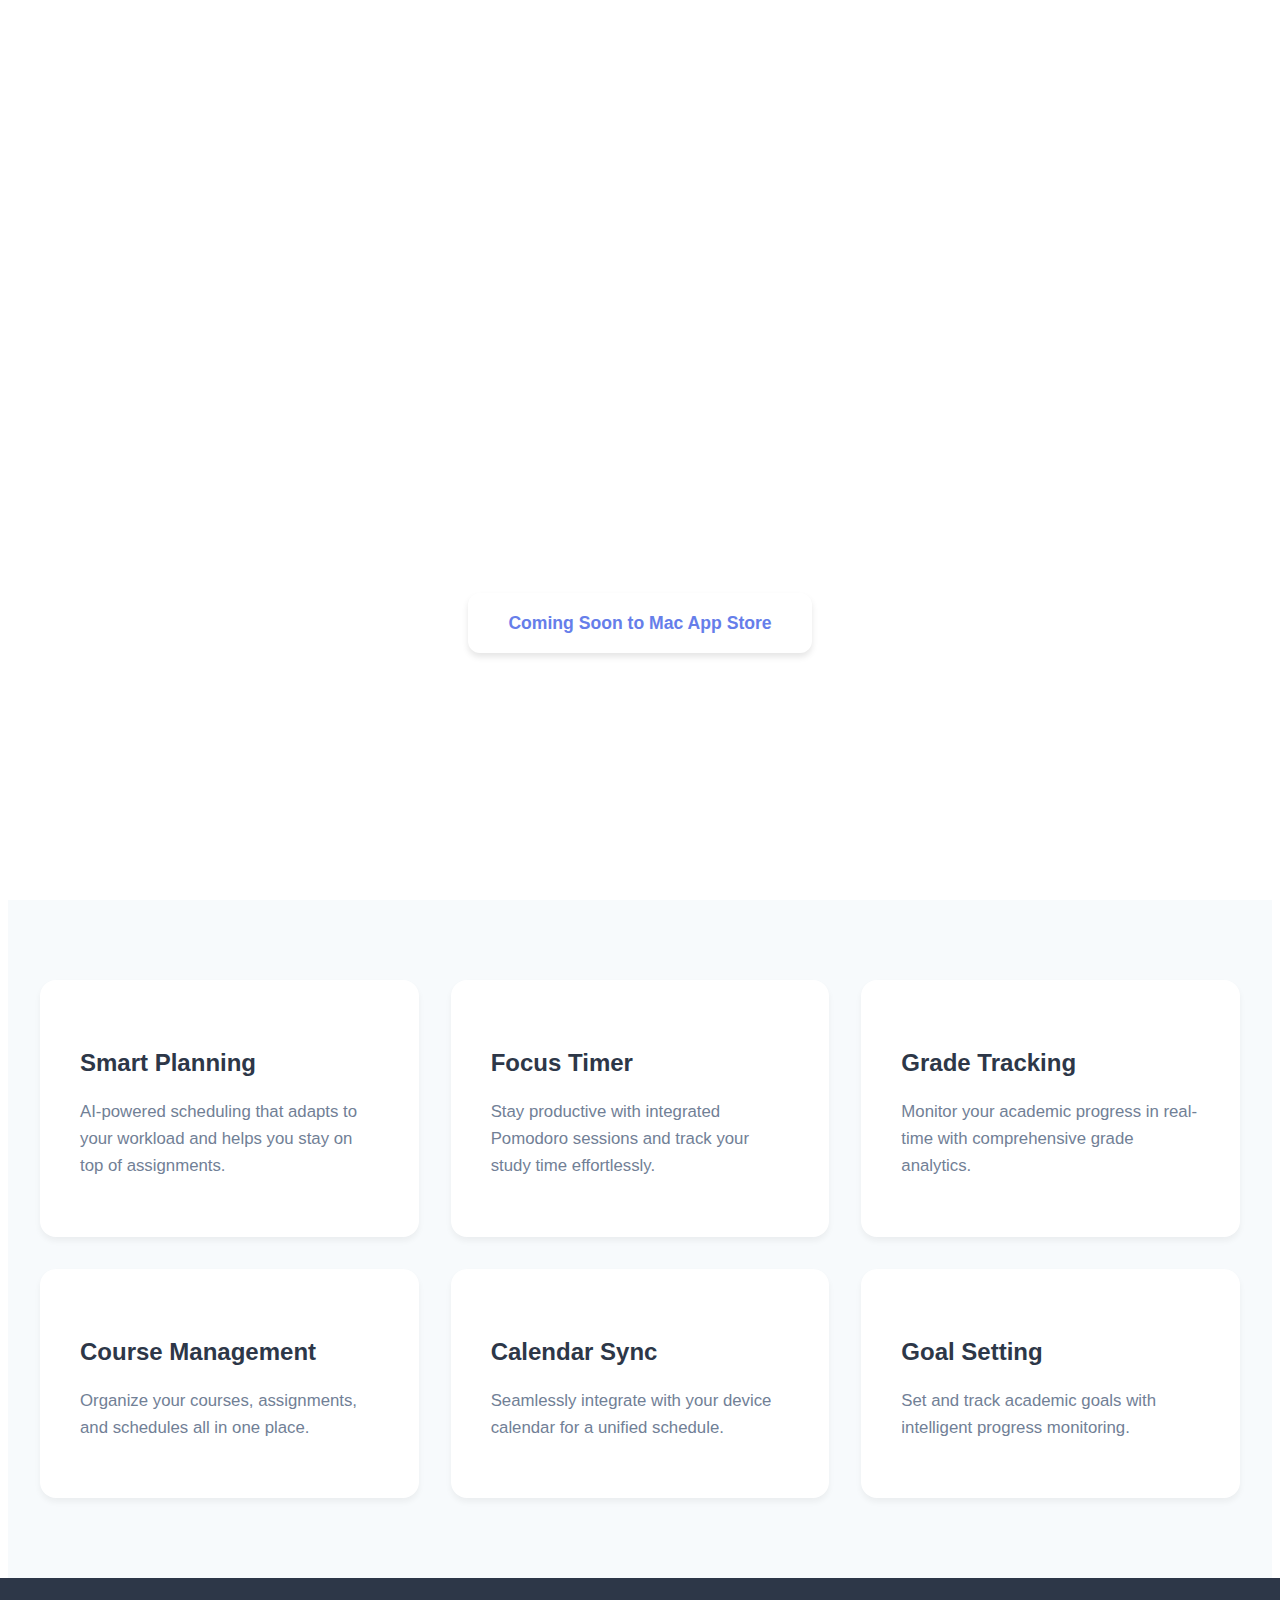
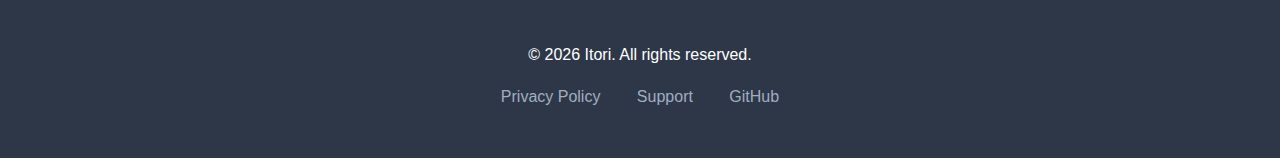
<file: index.html>
<!DOCTYPE html>
<html lang="en">
<head>
    <meta charset="UTF-8" />
    <meta name="viewport" content="width=device-width, initial-scale=1.0" />
    <title>Itori - Your Academic Command Center</title>
    <style>
        html, body {
            margin: 0;
            padding: 0;
            box-sizing: border-box;
            font-family: -apple-system, BlinkMacSystemFont, 'Segoe UI', 'Helvetica', 'Arial', sans-serif;
            line-height: 1.6;
            color: #1a202c;
            overflow-x: hidden;
        }

        .hero {
            min-height: 100vh;
            display: flex;
            align-items: center;
            justify-content: center;
            background: linear-gradient(135deg, #667eea 0%, #764ba2 100%);
            color: white;
            position: relative;
            background-image: url('data:image/svg+xml,<svg width="100" height="100" xmlns="http://www.w3.org/2000/svg"><defs><pattern id="grid" width="100" height="100" patternUnits="userSpaceOnUse"><path d="M 100 0 L 0 0 0 100" fill="none" stroke="white" stroke-width="0.5" opacity="0.1"/></pattern></defs><rect width="100%" height="100%" fill="url(%23grid)"/></svg>');
        }

        .hero-content {
            position: relative;
            z-index: 1;
            max-width: 800px;
            text-align: center;
        }

        .hero::before, .hero-content::before {
            content: '';
            position: absolute;
            inset: 0;
            pointer-events: none;
        }

        .tagline {
            font-size: 1.75rem;
            margin-bottom: 1.5rem;
            opacity: 0.95;
            font-weight: 500;
        }

        h1 {
            font-size: 4rem;
            margin-bottom: 1rem;
            font-weight: 700;
            letter-spacing: -0.02em;
        }

        .description {
            font-size: 1.25rem;
            margin: 0 auto 2.5rem;
            opacity: 0.9;
            max-width: 600px;
        }

        .cta {
            background: white;
            color: #667eea;
            padding: 1rem 2.5rem;
            border-radius: 12px;
            text-decoration: none;
            font-weight: 600;
            font-size: 1.1rem;
            display: inline-block;
            transition: transform 0.2s, box-shadow 0.2s;
            box-shadow: 0 4px 6px rgba(0, 0, 0, 0.1);
        }

        .cta:hover {
            transform: translateY(-2px);
            box-shadow: 0 8px 12px rgba(0, 0, 0, 0.15);
        }

        .features {
            max-width: 1200px;
            margin: 0 auto;
            padding: 5rem 2rem;
            display: grid;
            grid-template-columns: repeat(auto-fit, minmax(280px, 1fr));
            gap: 2rem;
            background: #f7fafc;
        }

        .feature {
            padding: 2.5rem;
            background: white;
            border-radius: 16px;
            box-shadow: 0 4px 6px rgba(0, 0, 0, 0.05);
            transition: transform 0.2s, box-shadow 0.2s;
        }

        .feature:hover {
            transform: translateY(-4px);
            box-shadow: 0 12px 24px rgba(0, 0, 0, 0.1);
        }

        .feature h3 {
            font-size: 1.5rem;
            margin-bottom: 1rem;
            color: #2d3748;
        }

        .feature p {
            color: #718096;
            font-size: 1.05rem;
        }

        .footer {
            background: #2d3748;
            color: white;
            padding: 3rem 2rem;
            text-align: center;
        }

        .footer-links {
            margin-top: 1rem;
        }

        .footer-links a {
            color: #a0aec0;
            text-decoration: none;
            margin: 0 1rem;
            transition: color 0.2s;
        }

        .footer-links a:hover {
            color: white;
        }

        @media (max-width: 768px) {
            h1 {
                font-size: 2.5rem;
            }

            .tagline {
                font-size: 1.25rem;
            }

            .description {
                font-size: 1rem;
            }

            .features {
                padding: 3rem 1rem;
                grid-template-columns: 1fr;
            }
        }
    </style>
</head>
<body>
    <section class="hero">
        <div class="hero-content">
            <h1>Itori</h1>
            <p class="tagline">Your Academic Command Center</p>
            <p class="description">
                Plan, track, and excel in your studies with intelligent scheduling, focus tools, and grade tracking—all in one beautiful app.
            </p>
            <a href="#" class="cta">Coming Soon to Mac App Store</a>
        </div>
    </section>

    <section class="features">
        <div class="feature">
            <h3>Smart Planning</h3>
            <p>AI-powered scheduling that adapts to your workload and helps you stay on top of assignments.</p>
        </div>

        <div class="feature">
            <h3>Focus Timer</h3>
            <p>Stay productive with integrated Pomodoro sessions and track your study time effortlessly.</p>
        </div>

        <div class="feature">
            <h3>Grade Tracking</h3>
            <p>Monitor your academic progress in real-time with comprehensive grade analytics.</p>
        </div>

        <div class="feature">
            <h3>Course Management</h3>
            <p>Organize your courses, assignments, and schedules all in one place.</p>
        </div>

        <div class="feature">
            <h3>Calendar Sync</h3>
            <p>Seamlessly integrate with your device calendar for a unified schedule.</p>
        </div>

        <div class="feature">
            <h3>Goal Setting</h3>
            <p>Set and track academic goals with intelligent progress monitoring.</p>
        </div>
    </section>

    <footer class="footer">
        <p>&copy; 2026 Itori. All rights reserved.</p>
        <div class="footer-links">
            <a href="privacy.html">Privacy Policy</a>
            <a href="mailto:support@itori.app">Support</a>
            <a href="https://github.com/Itori/Itori.github.io">GitHub</a>
        </div>
    </footer>
</body>
</html>
</file>
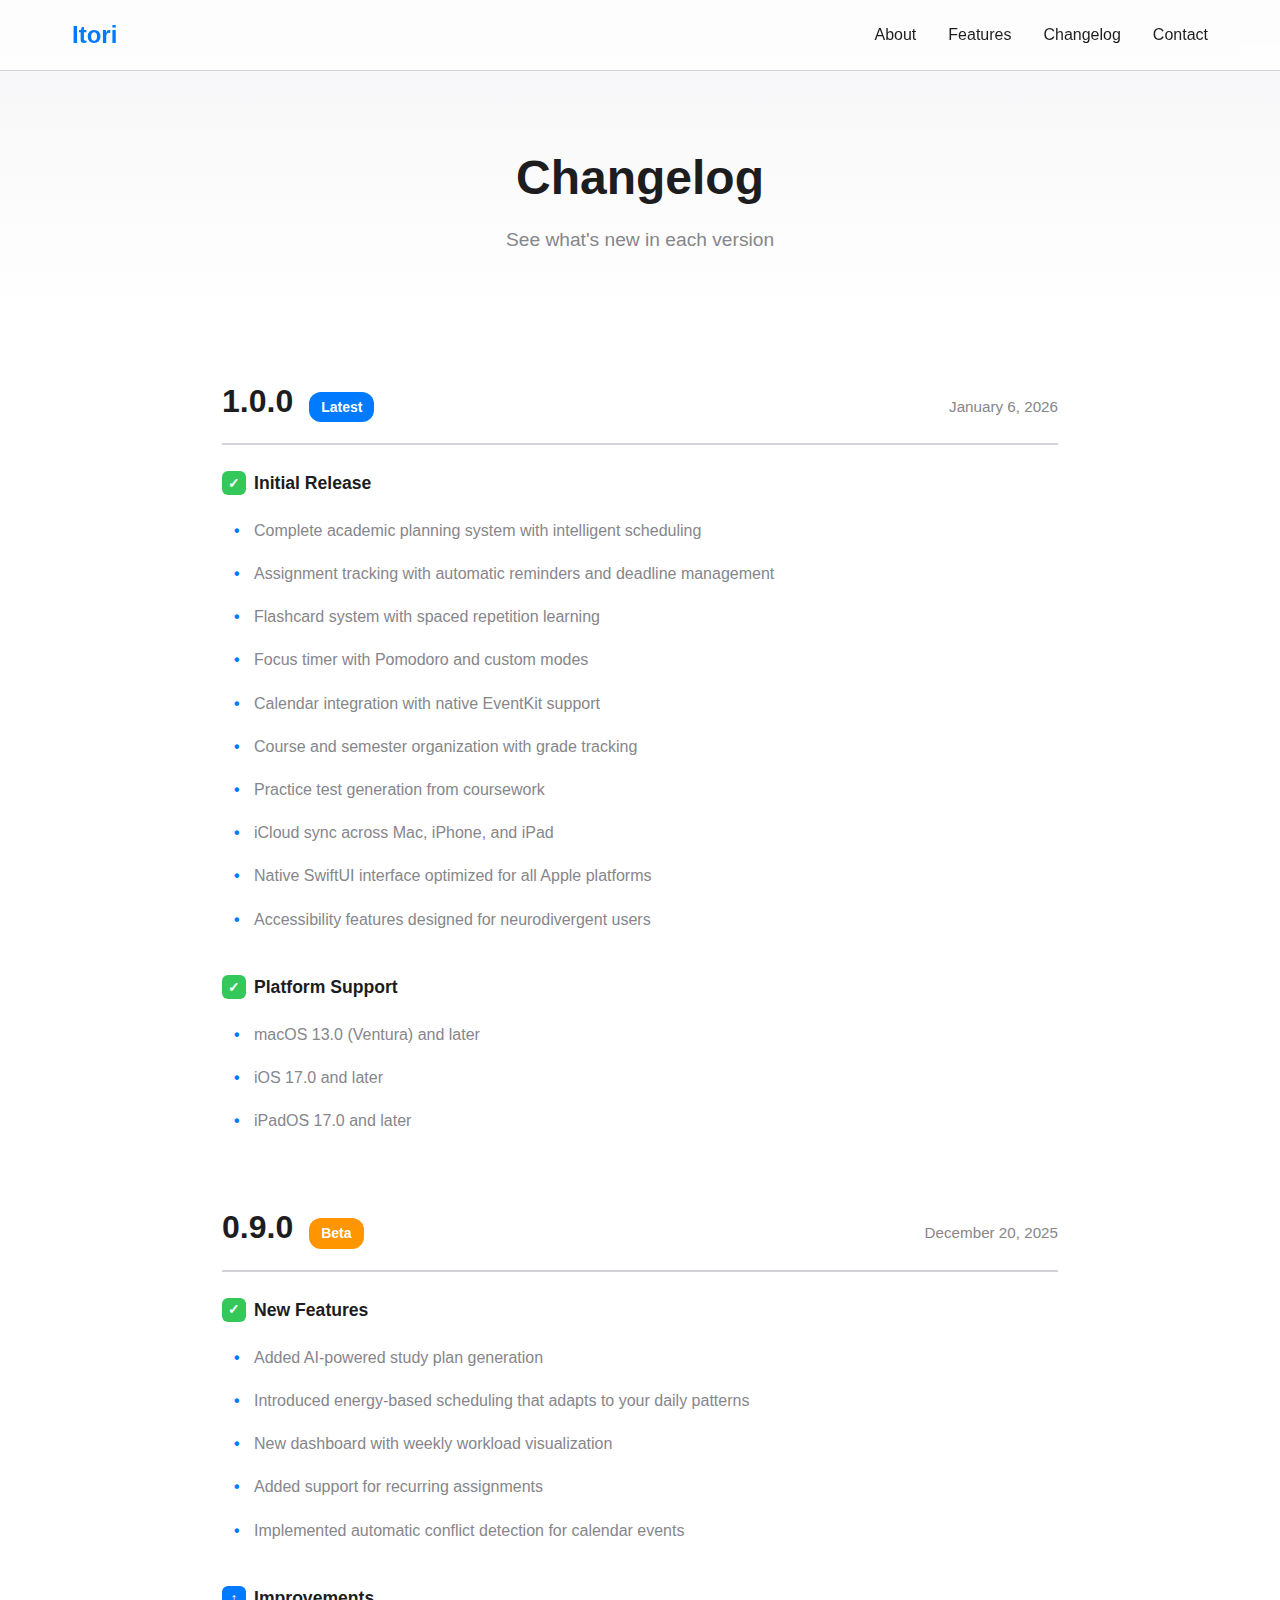
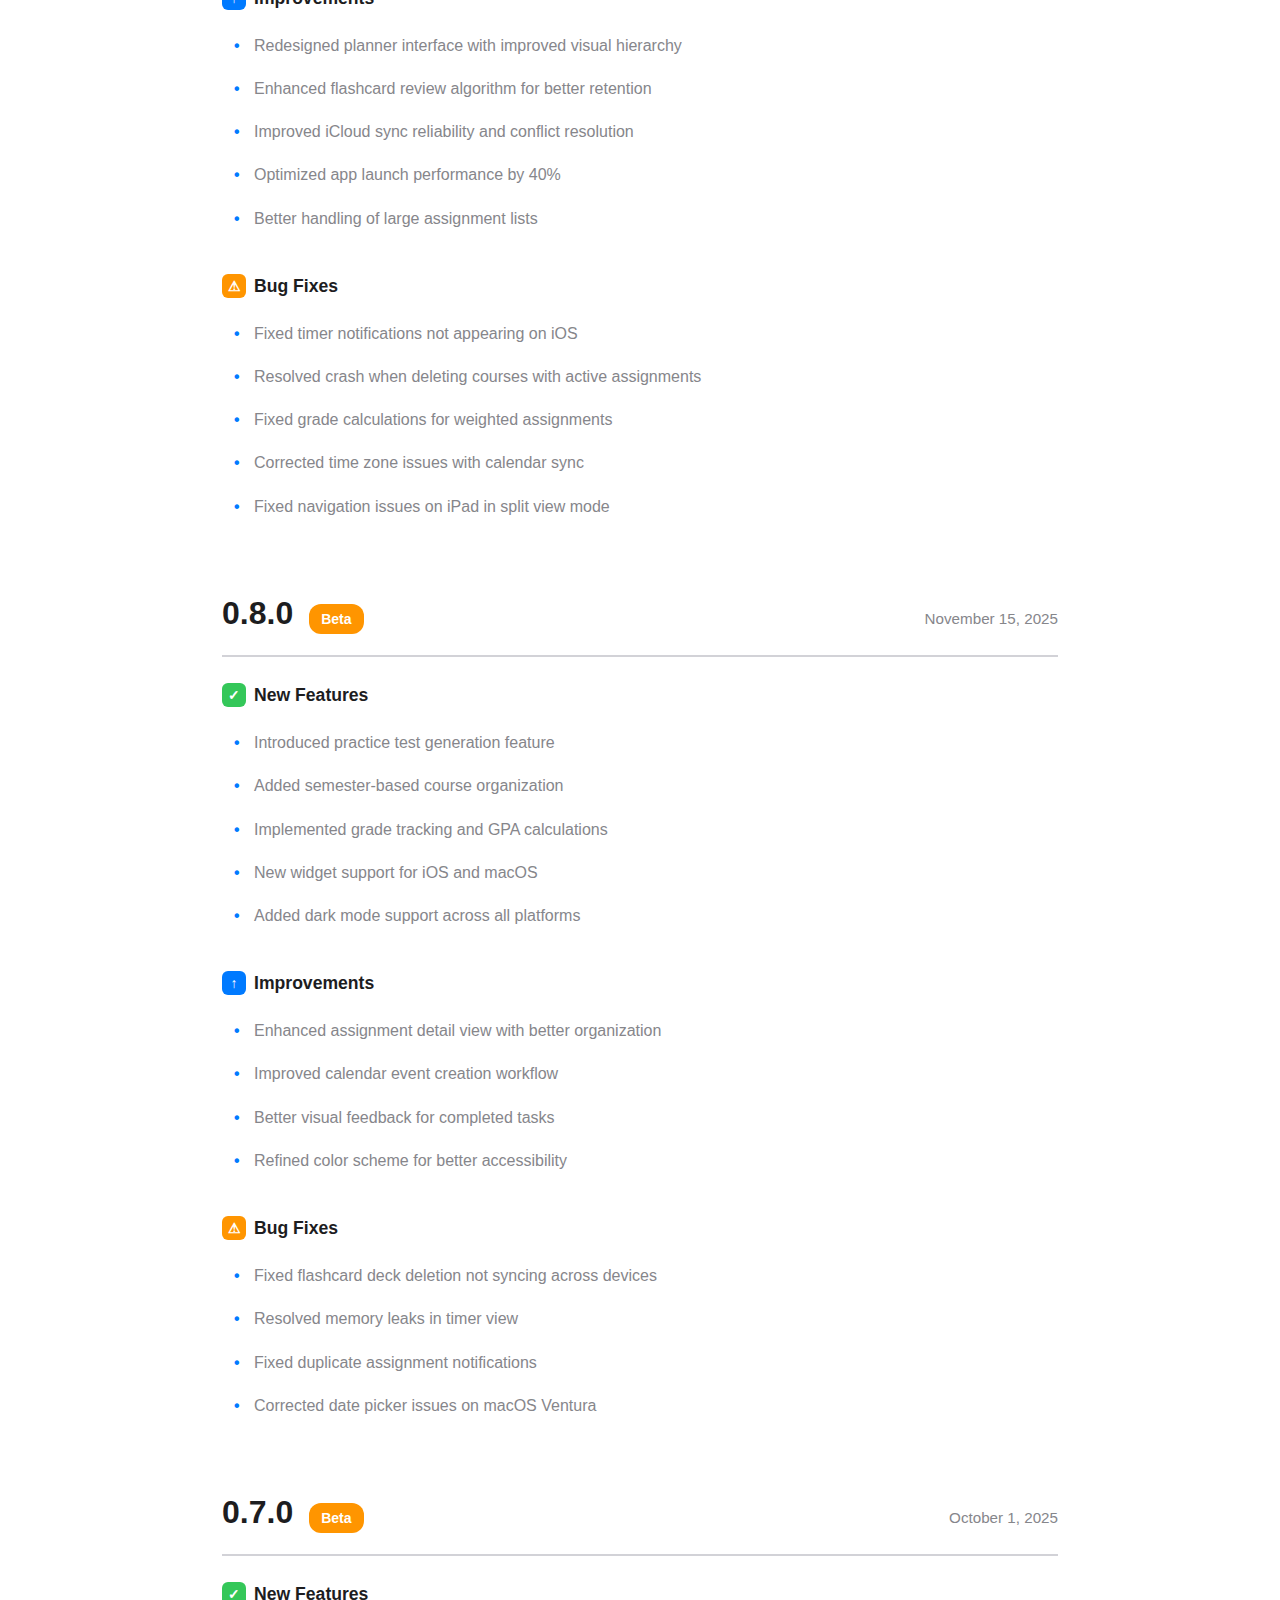
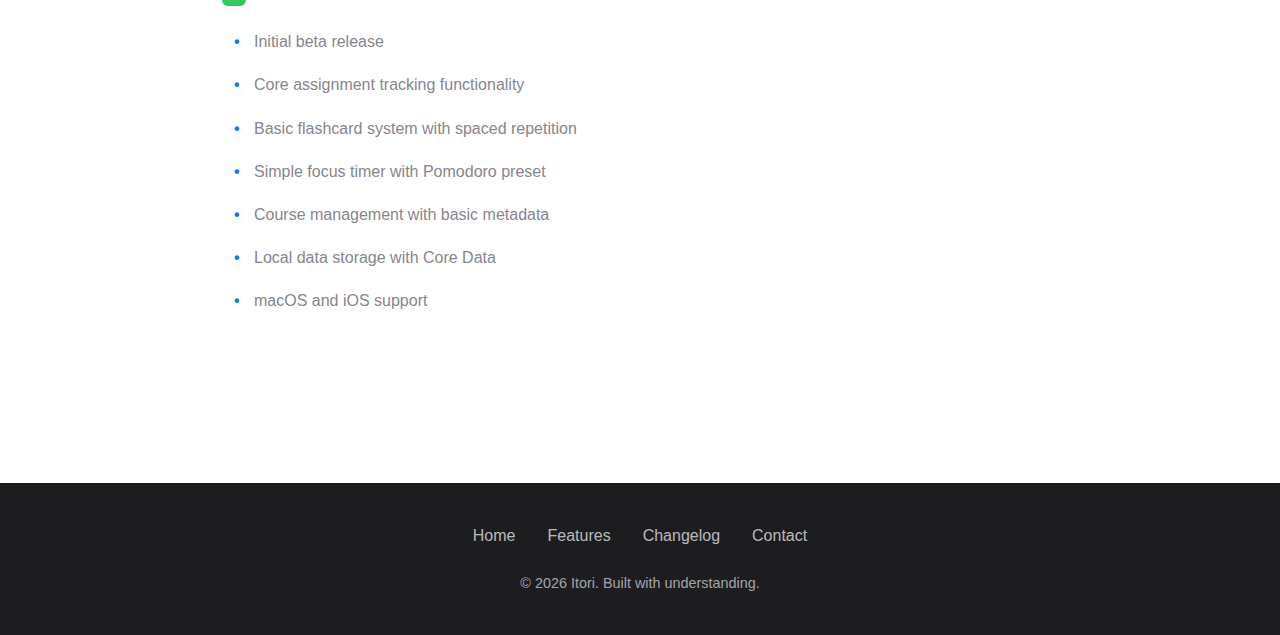
<file: changelog.html>
<!DOCTYPE html>
<html lang="en">
<head>
    <meta charset="UTF-8">
    <meta name="viewport" content="width=device-width, initial-scale=1.0">
    <meta name="description" content="Itori changelog - See what's new in each version. Bug fixes, new features, and improvements.">
    <meta name="keywords" content="itori changelog, updates, release notes, version history">
    <title>Itori - Changelog</title>
    
    <style>
        * {
            margin: 0;
            padding: 0;
            box-sizing: border-box;
        }
        
        :root {
            --primary: #007AFF;
            --primary-dark: #0051D5;
            --secondary: #5856D6;
            --background: #FFFFFF;
            --surface: #F5F5F7;
            --text: #1D1D1F;
            --text-secondary: #86868B;
            --border: #D2D2D7;
            --accent: #34C759;
            --red: #FF3B30;
            --orange: #FF9500;
        }
        
        body {
            font-family: -apple-system, BlinkMacSystemFont, 'Segoe UI', Roboto, Oxygen, Ubuntu, Cantarell, sans-serif;
            line-height: 1.6;
            color: var(--text);
            background: var(--background);
            overflow-x: hidden;
        }
        
        /* Navigation */
        nav {
            position: fixed;
            top: 0;
            width: 100%;
            background: rgba(255, 255, 255, 0.8);
            backdrop-filter: blur(20px);
            -webkit-backdrop-filter: blur(20px);
            border-bottom: 1px solid var(--border);
            z-index: 1000;
        }
        
        .nav-container {
            max-width: 1200px;
            margin: 0 auto;
            padding: 1rem 2rem;
            display: flex;
            justify-content: space-between;
            align-items: center;
        }
        
        .logo {
            font-size: 1.5rem;
            font-weight: 600;
            color: var(--primary);
            text-decoration: none;
        }
        
        .nav-links {
            display: flex;
            gap: 2rem;
            list-style: none;
        }
        
        .nav-links a {
            color: var(--text);
            text-decoration: none;
            font-weight: 500;
            transition: color 0.3s;
        }
        
        .nav-links a:hover {
            color: var(--primary);
        }
        
        /* Header */
        .header {
            padding: 140px 2rem 60px;
            text-align: center;
            background: linear-gradient(180deg, var(--surface) 0%, var(--background) 100%);
        }
        
        .header h1 {
            font-size: 3rem;
            font-weight: 700;
            margin-bottom: 0.5rem;
            color: var(--text);
        }
        
        .header p {
            font-size: 1.2rem;
            color: var(--text-secondary);
        }
        
        /* Changelog Container */
        .changelog-container {
            max-width: 900px;
            margin: 0 auto;
            padding: 60px 2rem 100px;
        }
        
        /* Version Entry */
        .version-entry {
            margin-bottom: 60px;
        }
        
        .version-header {
            display: flex;
            align-items: baseline;
            gap: 1rem;
            margin-bottom: 1.5rem;
            padding-bottom: 1rem;
            border-bottom: 2px solid var(--border);
        }
        
        .version-number {
            font-size: 2rem;
            font-weight: 700;
            color: var(--text);
        }
        
        .version-badge {
            padding: 0.25rem 0.75rem;
            border-radius: 12px;
            font-size: 0.875rem;
            font-weight: 600;
        }
        
        .badge-latest {
            background: var(--primary);
            color: white;
        }
        
        .badge-beta {
            background: var(--orange);
            color: white;
        }
        
        .version-date {
            margin-left: auto;
            color: var(--text-secondary);
            font-size: 0.95rem;
        }
        
        /* Change Categories */
        .change-category {
            margin-bottom: 2rem;
        }
        
        .category-title {
            display: flex;
            align-items: center;
            gap: 0.5rem;
            font-size: 1.1rem;
            font-weight: 600;
            margin-bottom: 0.75rem;
            color: var(--text);
        }
        
        .category-icon {
            width: 24px;
            height: 24px;
            border-radius: 6px;
            display: flex;
            align-items: center;
            justify-content: center;
            font-size: 0.875rem;
        }
        
        .icon-new {
            background: var(--accent);
            color: white;
        }
        
        .icon-improved {
            background: var(--primary);
            color: white;
        }
        
        .icon-fixed {
            background: var(--orange);
            color: white;
        }
        
        .change-list {
            list-style: none;
            padding-left: 0;
        }
        
        .change-list li {
            padding: 0.5rem 0;
            padding-left: 2rem;
            position: relative;
            color: var(--text-secondary);
            line-height: 1.7;
        }
        
        .change-list li:before {
            content: "•";
            position: absolute;
            left: 0.75rem;
            color: var(--primary);
            font-weight: bold;
        }
        
        /* Footer */
        footer {
            background: var(--text);
            color: white;
            padding: 40px 2rem;
            text-align: center;
        }
        
        .footer-links {
            display: flex;
            justify-content: center;
            gap: 2rem;
            margin-bottom: 1.5rem;
            flex-wrap: wrap;
        }
        
        .footer-links a {
            color: rgba(255, 255, 255, 0.7);
            text-decoration: none;
            transition: color 0.3s;
        }
        
        .footer-links a:hover {
            color: white;
        }
        
        .footer-bottom {
            color: rgba(255, 255, 255, 0.6);
            font-size: 0.9rem;
        }
        
        /* Responsive */
        @media (max-width: 768px) {
            .header h1 {
                font-size: 2rem;
            }
            
            .version-header {
                flex-direction: column;
                align-items: flex-start;
                gap: 0.5rem;
            }
            
            .version-date {
                margin-left: 0;
            }
            
            .nav-links {
                display: none;
            }
        }
        
        html {
            scroll-behavior: smooth;
        }
    </style>
</head>
<body>
    <!-- Navigation -->
    <nav>
        <div class="nav-container">
            <a href="index.html" class="logo">Itori</a>
            <ul class="nav-links">
                <li><a href="index.html#about">About</a></li>
                <li><a href="index.html#features">Features</a></li>
                <li><a href="changelog.html">Changelog</a></li>
                <li><a href="index.html#contact">Contact</a></li>
            </ul>
        </div>
    </nav>

    <!-- Header -->
    <header class="header">
        <h1>Changelog</h1>
        <p>See what's new in each version</p>
    </header>

    <!-- Changelog Container -->
    <main class="changelog-container">
        
        <!-- Version 1.0.0 -->
        <article class="version-entry">
            <div class="version-header">
                <h2 class="version-number">1.0.0</h2>
                <span class="version-badge badge-latest">Latest</span>
                <time class="version-date" datetime="2026-01-06">January 6, 2026</time>
            </div>
            
            <div class="change-category">
                <h3 class="category-title">
                    <span class="category-icon icon-new">✓</span>
                    Initial Release
                </h3>
                <ul class="change-list">
                    <li>Complete academic planning system with intelligent scheduling</li>
                    <li>Assignment tracking with automatic reminders and deadline management</li>
                    <li>Flashcard system with spaced repetition learning</li>
                    <li>Focus timer with Pomodoro and custom modes</li>
                    <li>Calendar integration with native EventKit support</li>
                    <li>Course and semester organization with grade tracking</li>
                    <li>Practice test generation from coursework</li>
                    <li>iCloud sync across Mac, iPhone, and iPad</li>
                    <li>Native SwiftUI interface optimized for all Apple platforms</li>
                    <li>Accessibility features designed for neurodivergent users</li>
                </ul>
            </div>

            <div class="change-category">
                <h3 class="category-title">
                    <span class="category-icon icon-new">✓</span>
                    Platform Support
                </h3>
                <ul class="change-list">
                    <li>macOS 13.0 (Ventura) and later</li>
                    <li>iOS 17.0 and later</li>
                    <li>iPadOS 17.0 and later</li>
                </ul>
            </div>
        </article>

        <!-- Version 0.9.0 Beta -->
        <article class="version-entry">
            <div class="version-header">
                <h2 class="version-number">0.9.0</h2>
                <span class="version-badge badge-beta">Beta</span>
                <time class="version-date" datetime="2025-12-20">December 20, 2025</time>
            </div>
            
            <div class="change-category">
                <h3 class="category-title">
                    <span class="category-icon icon-new">✓</span>
                    New Features
                </h3>
                <ul class="change-list">
                    <li>Added AI-powered study plan generation</li>
                    <li>Introduced energy-based scheduling that adapts to your daily patterns</li>
                    <li>New dashboard with weekly workload visualization</li>
                    <li>Added support for recurring assignments</li>
                    <li>Implemented automatic conflict detection for calendar events</li>
                </ul>
            </div>

            <div class="change-category">
                <h3 class="category-title">
                    <span class="category-icon icon-improved">↑</span>
                    Improvements
                </h3>
                <ul class="change-list">
                    <li>Redesigned planner interface with improved visual hierarchy</li>
                    <li>Enhanced flashcard review algorithm for better retention</li>
                    <li>Improved iCloud sync reliability and conflict resolution</li>
                    <li>Optimized app launch performance by 40%</li>
                    <li>Better handling of large assignment lists</li>
                </ul>
            </div>

            <div class="change-category">
                <h3 class="category-title">
                    <span class="category-icon icon-fixed">⚠</span>
                    Bug Fixes
                </h3>
                <ul class="change-list">
                    <li>Fixed timer notifications not appearing on iOS</li>
                    <li>Resolved crash when deleting courses with active assignments</li>
                    <li>Fixed grade calculations for weighted assignments</li>
                    <li>Corrected time zone issues with calendar sync</li>
                    <li>Fixed navigation issues on iPad in split view mode</li>
                </ul>
            </div>
        </article>

        <!-- Version 0.8.0 Beta -->
        <article class="version-entry">
            <div class="version-header">
                <h2 class="version-number">0.8.0</h2>
                <span class="version-badge badge-beta">Beta</span>
                <time class="version-date" datetime="2025-11-15">November 15, 2025</time>
            </div>
            
            <div class="change-category">
                <h3 class="category-title">
                    <span class="category-icon icon-new">✓</span>
                    New Features
                </h3>
                <ul class="change-list">
                    <li>Introduced practice test generation feature</li>
                    <li>Added semester-based course organization</li>
                    <li>Implemented grade tracking and GPA calculations</li>
                    <li>New widget support for iOS and macOS</li>
                    <li>Added dark mode support across all platforms</li>
                </ul>
            </div>

            <div class="change-category">
                <h3 class="category-title">
                    <span class="category-icon icon-improved">↑</span>
                    Improvements
                </h3>
                <ul class="change-list">
                    <li>Enhanced assignment detail view with better organization</li>
                    <li>Improved calendar event creation workflow</li>
                    <li>Better visual feedback for completed tasks</li>
                    <li>Refined color scheme for better accessibility</li>
                </ul>
            </div>

            <div class="change-category">
                <h3 class="category-title">
                    <span class="category-icon icon-fixed">⚠</span>
                    Bug Fixes
                </h3>
                <ul class="change-list">
                    <li>Fixed flashcard deck deletion not syncing across devices</li>
                    <li>Resolved memory leaks in timer view</li>
                    <li>Fixed duplicate assignment notifications</li>
                    <li>Corrected date picker issues on macOS Ventura</li>
                </ul>
            </div>
        </article>

        <!-- Version 0.7.0 Beta -->
        <article class="version-entry">
            <div class="version-header">
                <h2 class="version-number">0.7.0</h2>
                <span class="version-badge badge-beta">Beta</span>
                <time class="version-date" datetime="2025-10-01">October 1, 2025</time>
            </div>
            
            <div class="change-category">
                <h3 class="category-title">
                    <span class="category-icon icon-new">✓</span>
                    New Features
                </h3>
                <ul class="change-list">
                    <li>Initial beta release</li>
                    <li>Core assignment tracking functionality</li>
                    <li>Basic flashcard system with spaced repetition</li>
                    <li>Simple focus timer with Pomodoro preset</li>
                    <li>Course management with basic metadata</li>
                    <li>Local data storage with Core Data</li>
                    <li>macOS and iOS support</li>
                </ul>
            </div>
        </article>

    </main>

    <!-- Footer -->
    <footer>
        <div class="footer-links">
            <a href="index.html">Home</a>
            <a href="index.html#features">Features</a>
            <a href="changelog.html">Changelog</a>
            <a href="mailto:clevelandlewisiii@icloud.com">Contact</a>
        </div>
        <div class="footer-bottom">
            <p>&copy; 2026 Itori. Built with understanding.</p>
        </div>
    </footer>
</body>
</html>
</file>
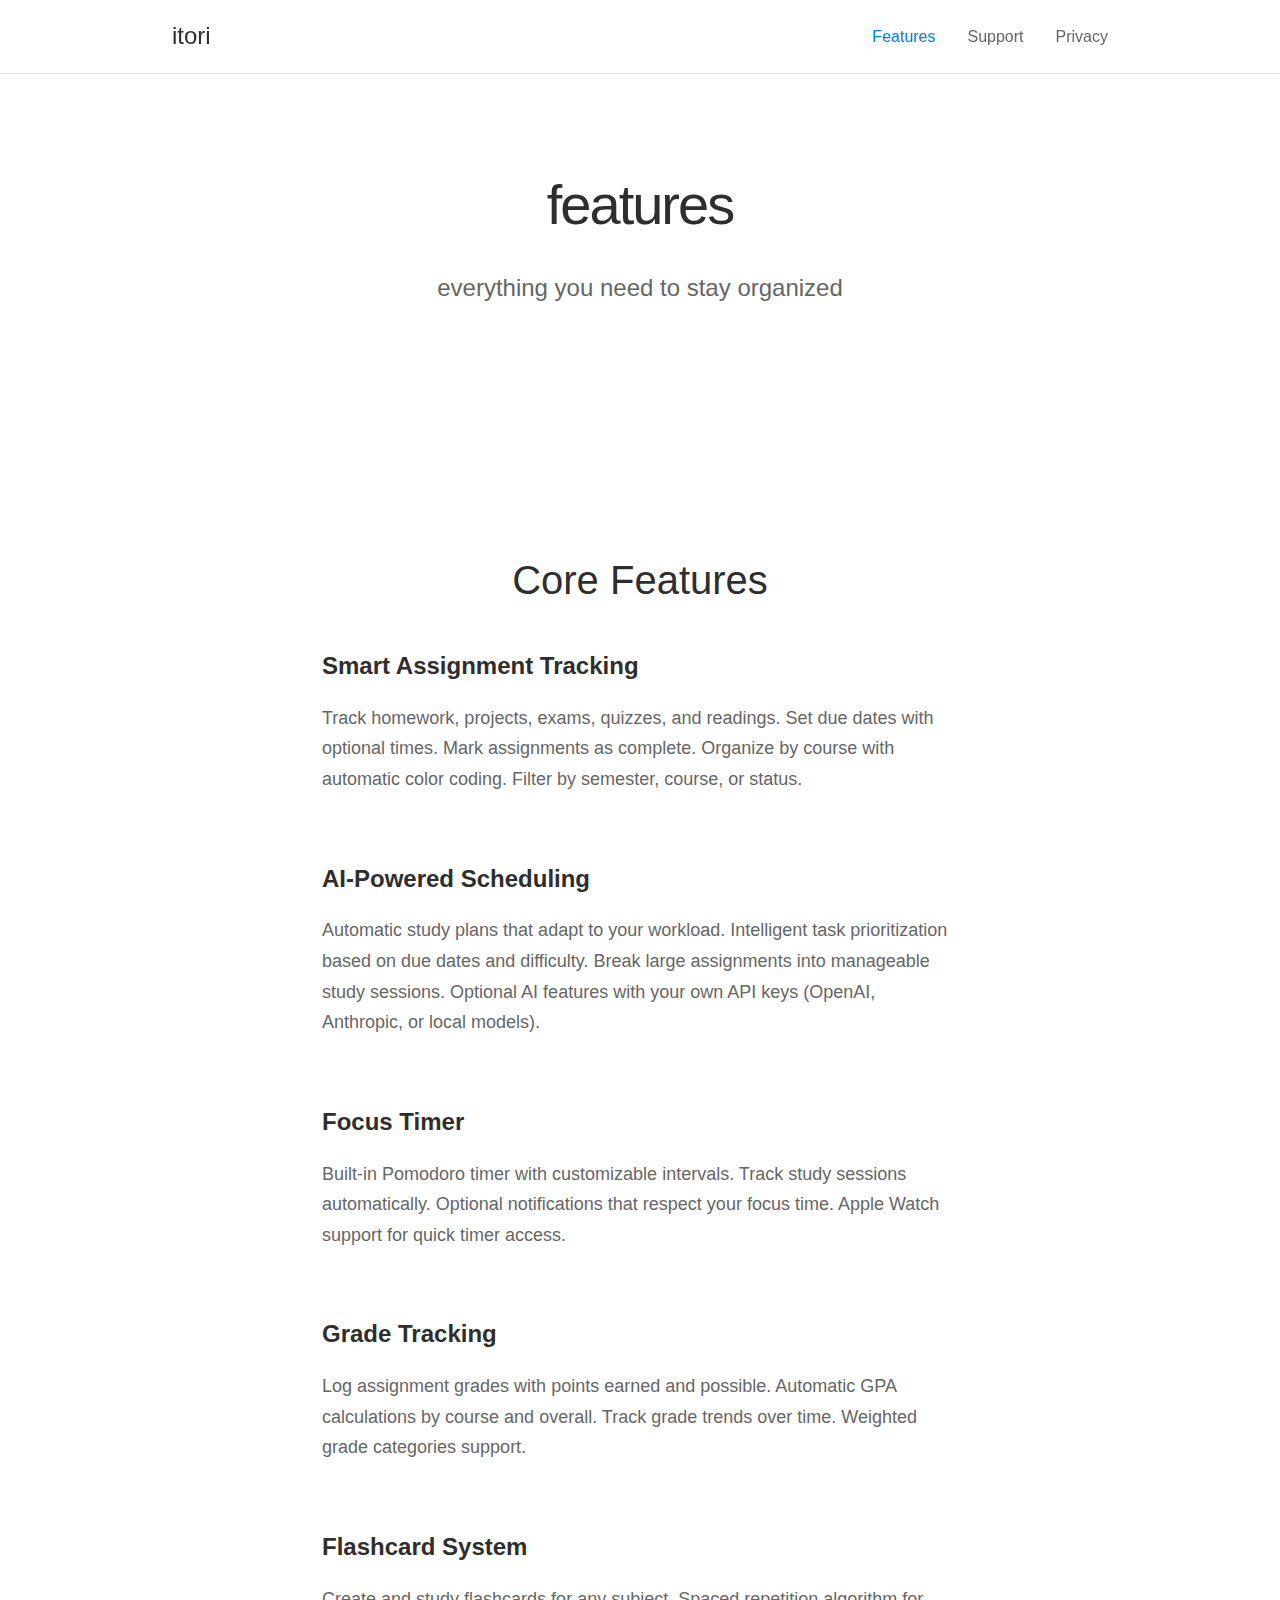
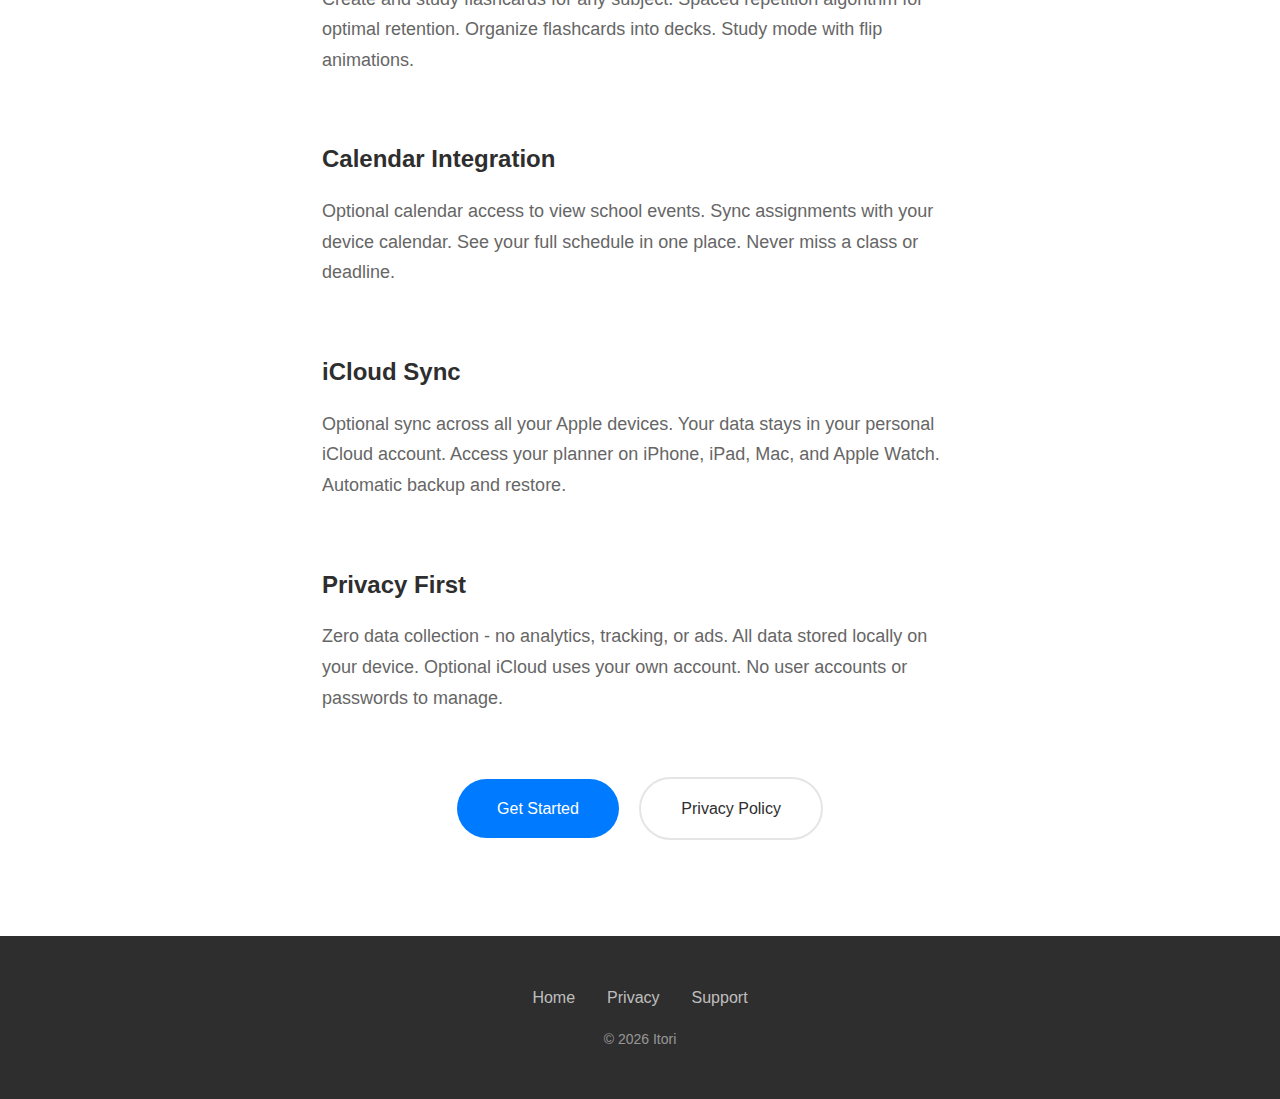
<file: features.html>
<!DOCTYPE html>
<html lang="en">
<head>
    <meta charset="UTF-8">
    <meta name="viewport" content="width=device-width, initial-scale=1.0">
    <meta name="description" content="Itori Features - Smart assignment tracking, AI scheduling, focus timer, and more.">
    <title>Features - Itori</title>
    <link rel="stylesheet" href="styles.css">
</head>
<body>
    <nav class="top-nav">
        <div class="container">
            <div class="nav-content">
                <a href="index.html" class="nav-logo">itori</a>
                <div class="nav-links">
                    <a href="features.html" class="active">Features</a>
                    <a href="support.html">Support</a>
                    <a href="privacy.html">Privacy</a>
                </div>
            </div>
        </div>
    </nav>
    <!-- Hero -->
    <section class="hero" style="min-height: 50vh;">
        <div class="container">
            <h1 style="font-size: 3.5rem;">features</h1>
            <p class="tagline">everything you need to stay organized</p>
        </div>
    </section>

    <!-- Features List -->
    <section class="section">
        <div class="container narrow">
            <h2>Core Features</h2>
            
            <div style="margin-bottom: 4rem;">
                <h3 style="font-size: 1.5rem; margin-bottom: 1rem;">Smart Assignment Tracking</h3>
                <p>Track homework, projects, exams, quizzes, and readings. Set due dates with optional times. Mark assignments as complete. Organize by course with automatic color coding. Filter by semester, course, or status.</p>
            </div>

            <div style="margin-bottom: 4rem;">
                <h3 style="font-size: 1.5rem; margin-bottom: 1rem;">AI-Powered Scheduling</h3>
                <p>Automatic study plans that adapt to your workload. Intelligent task prioritization based on due dates and difficulty. Break large assignments into manageable study sessions. Optional AI features with your own API keys (OpenAI, Anthropic, or local models).</p>
            </div>

            <div style="margin-bottom: 4rem;">
                <h3 style="font-size: 1.5rem; margin-bottom: 1rem;">Focus Timer</h3>
                <p>Built-in Pomodoro timer with customizable intervals. Track study sessions automatically. Optional notifications that respect your focus time. Apple Watch support for quick timer access.</p>
            </div>

            <div style="margin-bottom: 4rem;">
                <h3 style="font-size: 1.5rem; margin-bottom: 1rem;">Grade Tracking</h3>
                <p>Log assignment grades with points earned and possible. Automatic GPA calculations by course and overall. Track grade trends over time. Weighted grade categories support.</p>
            </div>

            <div style="margin-bottom: 4rem;">
                <h3 style="font-size: 1.5rem; margin-bottom: 1rem;">Flashcard System</h3>
                <p>Create and study flashcards for any subject. Spaced repetition algorithm for optimal retention. Organize flashcards into decks. Study mode with flip animations.</p>
            </div>

            <div style="margin-bottom: 4rem;">
                <h3 style="font-size: 1.5rem; margin-bottom: 1rem;">Calendar Integration</h3>
                <p>Optional calendar access to view school events. Sync assignments with your device calendar. See your full schedule in one place. Never miss a class or deadline.</p>
            </div>

            <div style="margin-bottom: 4rem;">
                <h3 style="font-size: 1.5rem; margin-bottom: 1rem;">iCloud Sync</h3>
                <p>Optional sync across all your Apple devices. Your data stays in your personal iCloud account. Access your planner on iPhone, iPad, Mac, and Apple Watch. Automatic backup and restore.</p>
            </div>

            <div style="margin-bottom: 4rem;">
                <h3 style="font-size: 1.5rem; margin-bottom: 1rem;">Privacy First</h3>
                <p>Zero data collection - no analytics, tracking, or ads. All data stored locally on your device. Optional iCloud uses your own account. No user accounts or passwords to manage.</p>
            </div>

            <div class="center-btn" style="margin-top: 4rem;">
                <a href="index.html" class="btn btn-primary">Get Started</a>
                <a href="privacy.html" class="btn btn-secondary" style="margin-left: 1rem;">Privacy Policy</a>
            </div>
        </div>
    </section>

    <!-- Footer -->
    <footer>
        <div class="container">
            <div class="footer-links">
                <a href="index.html">Home</a>
                <a href="privacy.html">Privacy</a>
                <a href="support.html">Support</a>
            </div>
            <p class="copyright">&copy; 2026 Itori</p>
        </div>
    </footer>
</body>
</html>
</file>
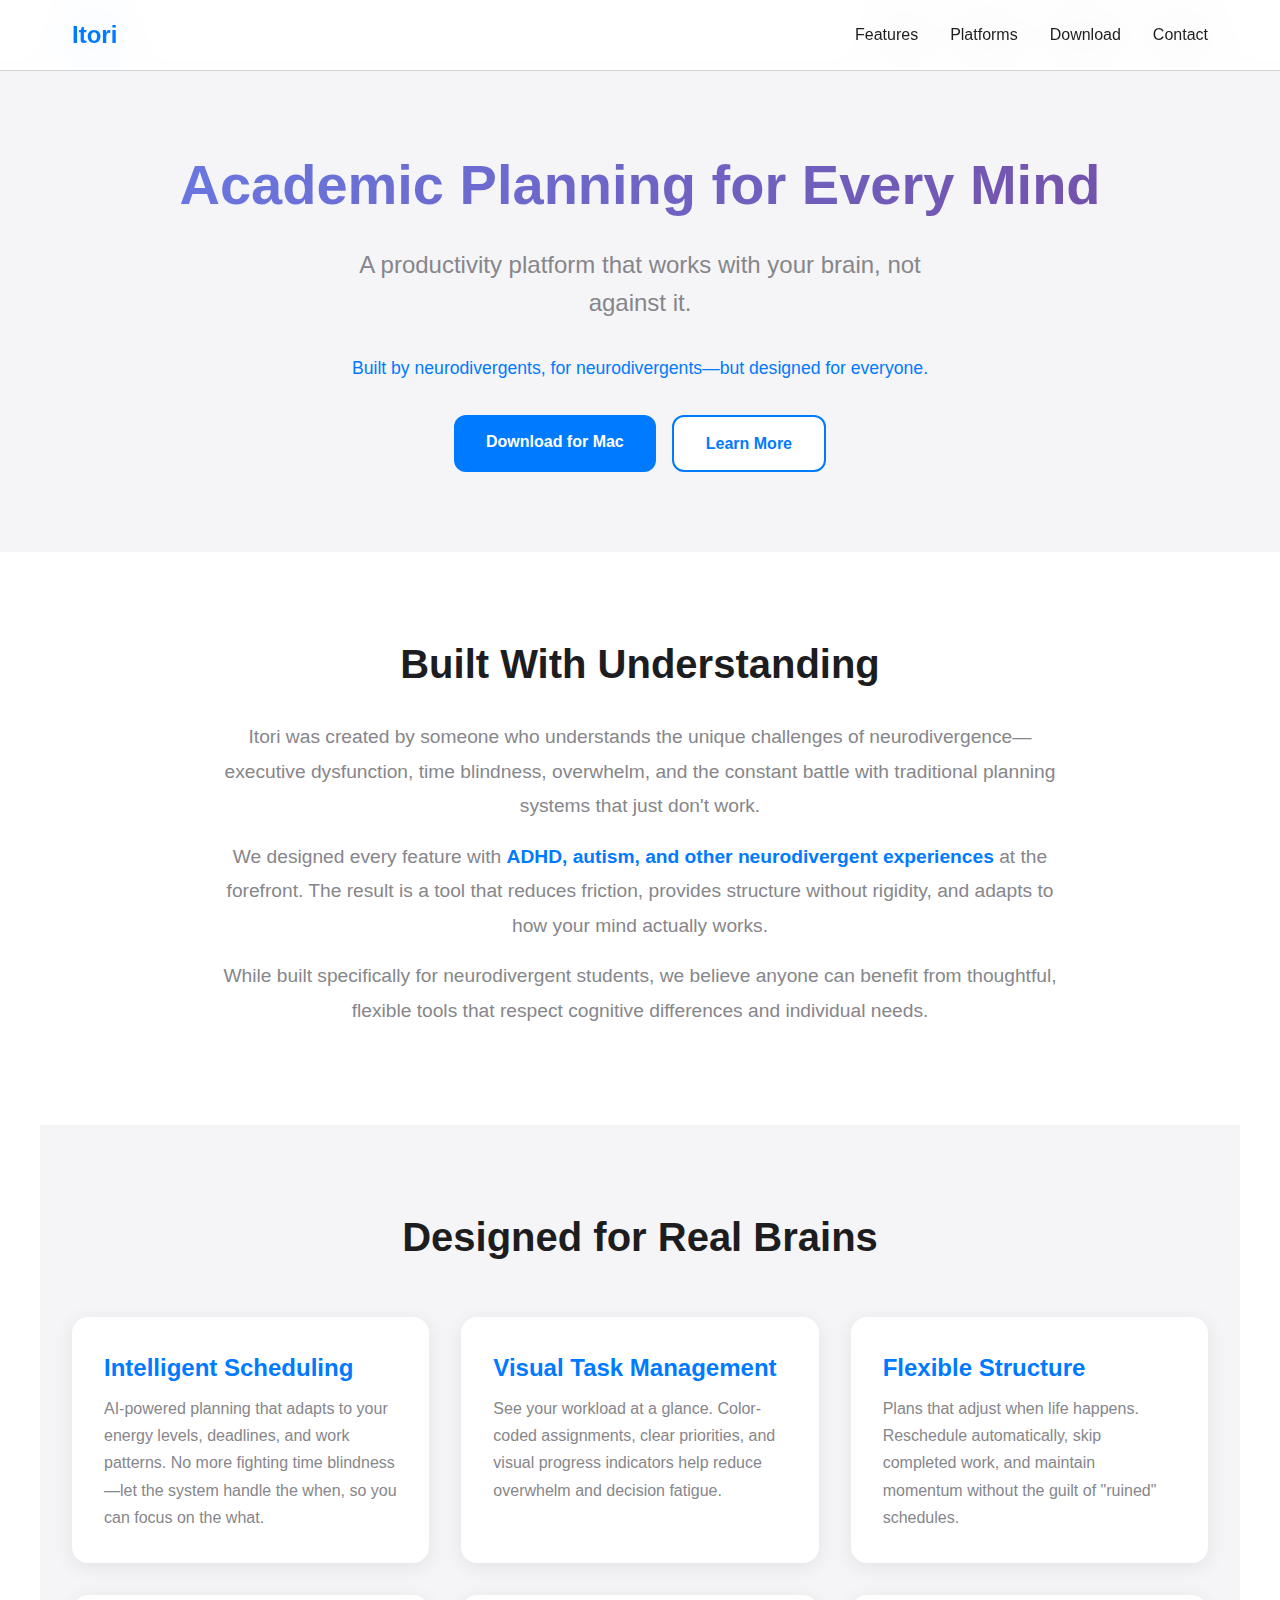
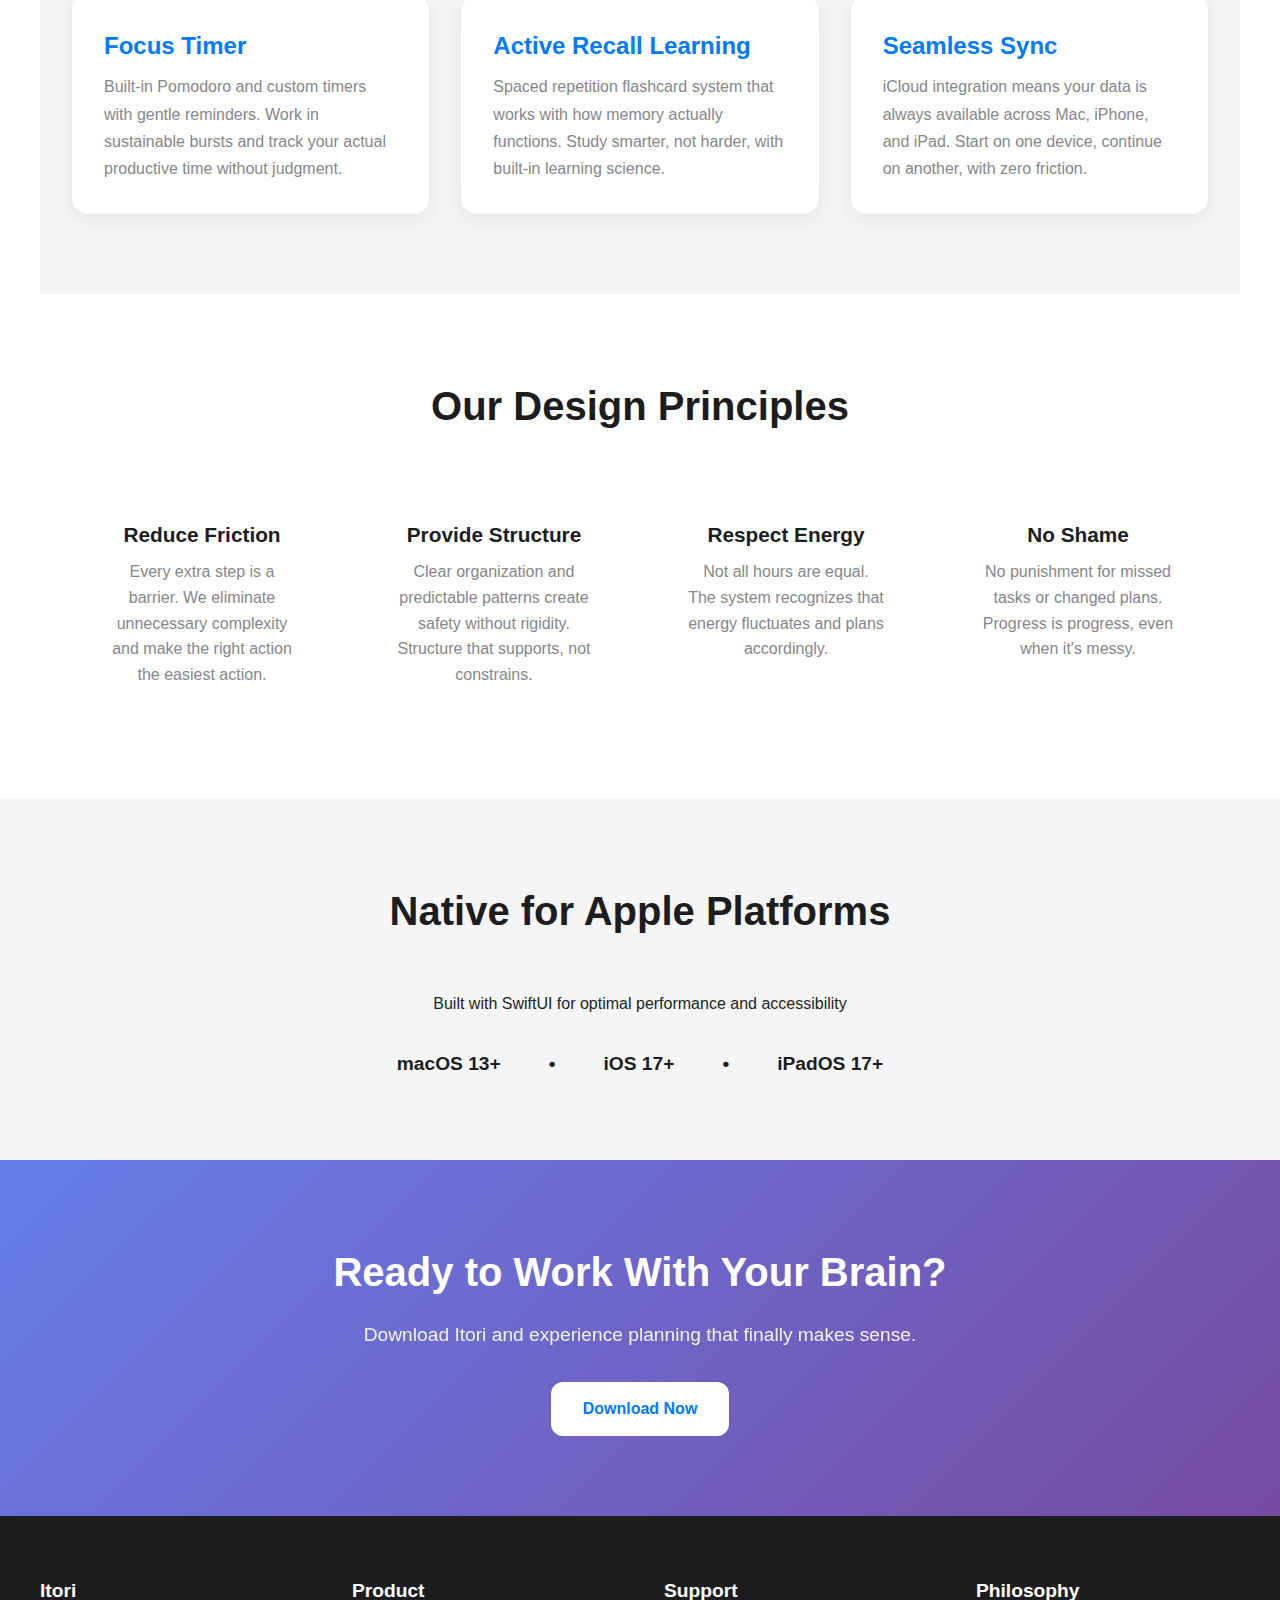
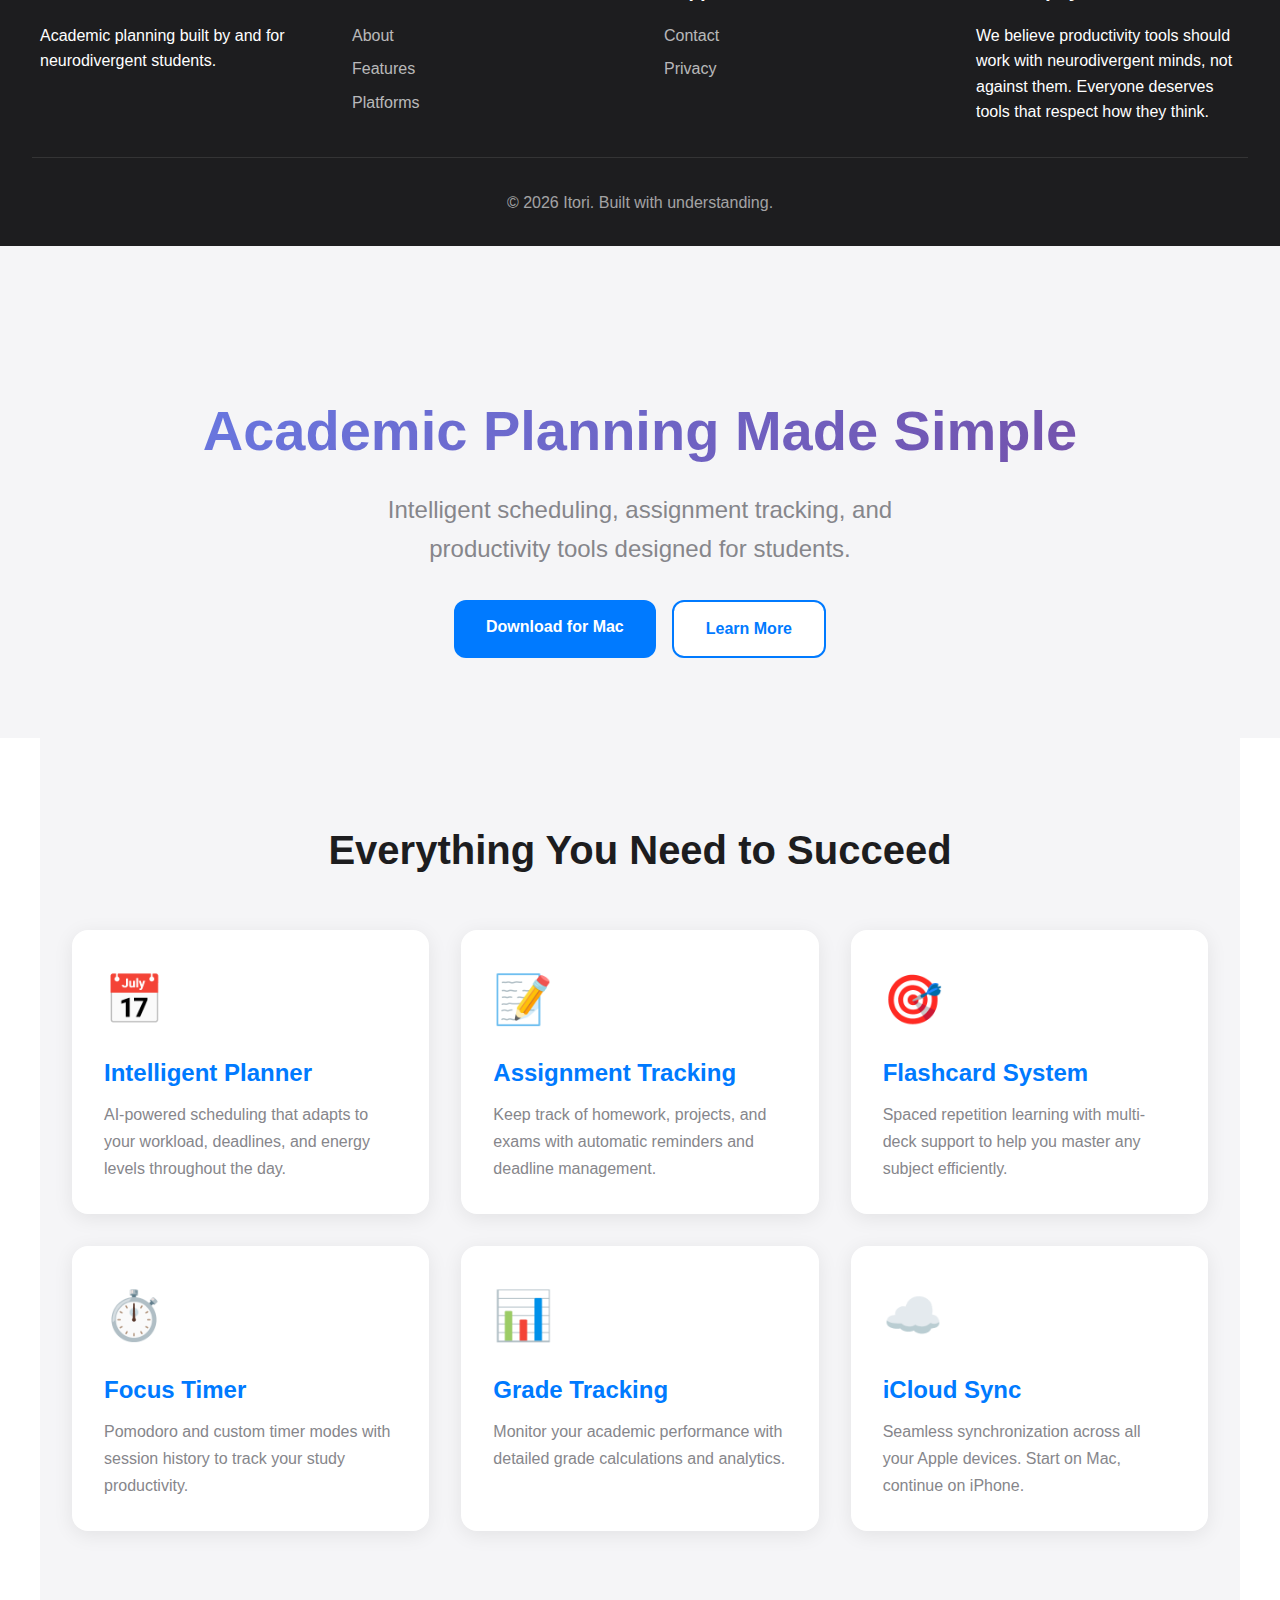
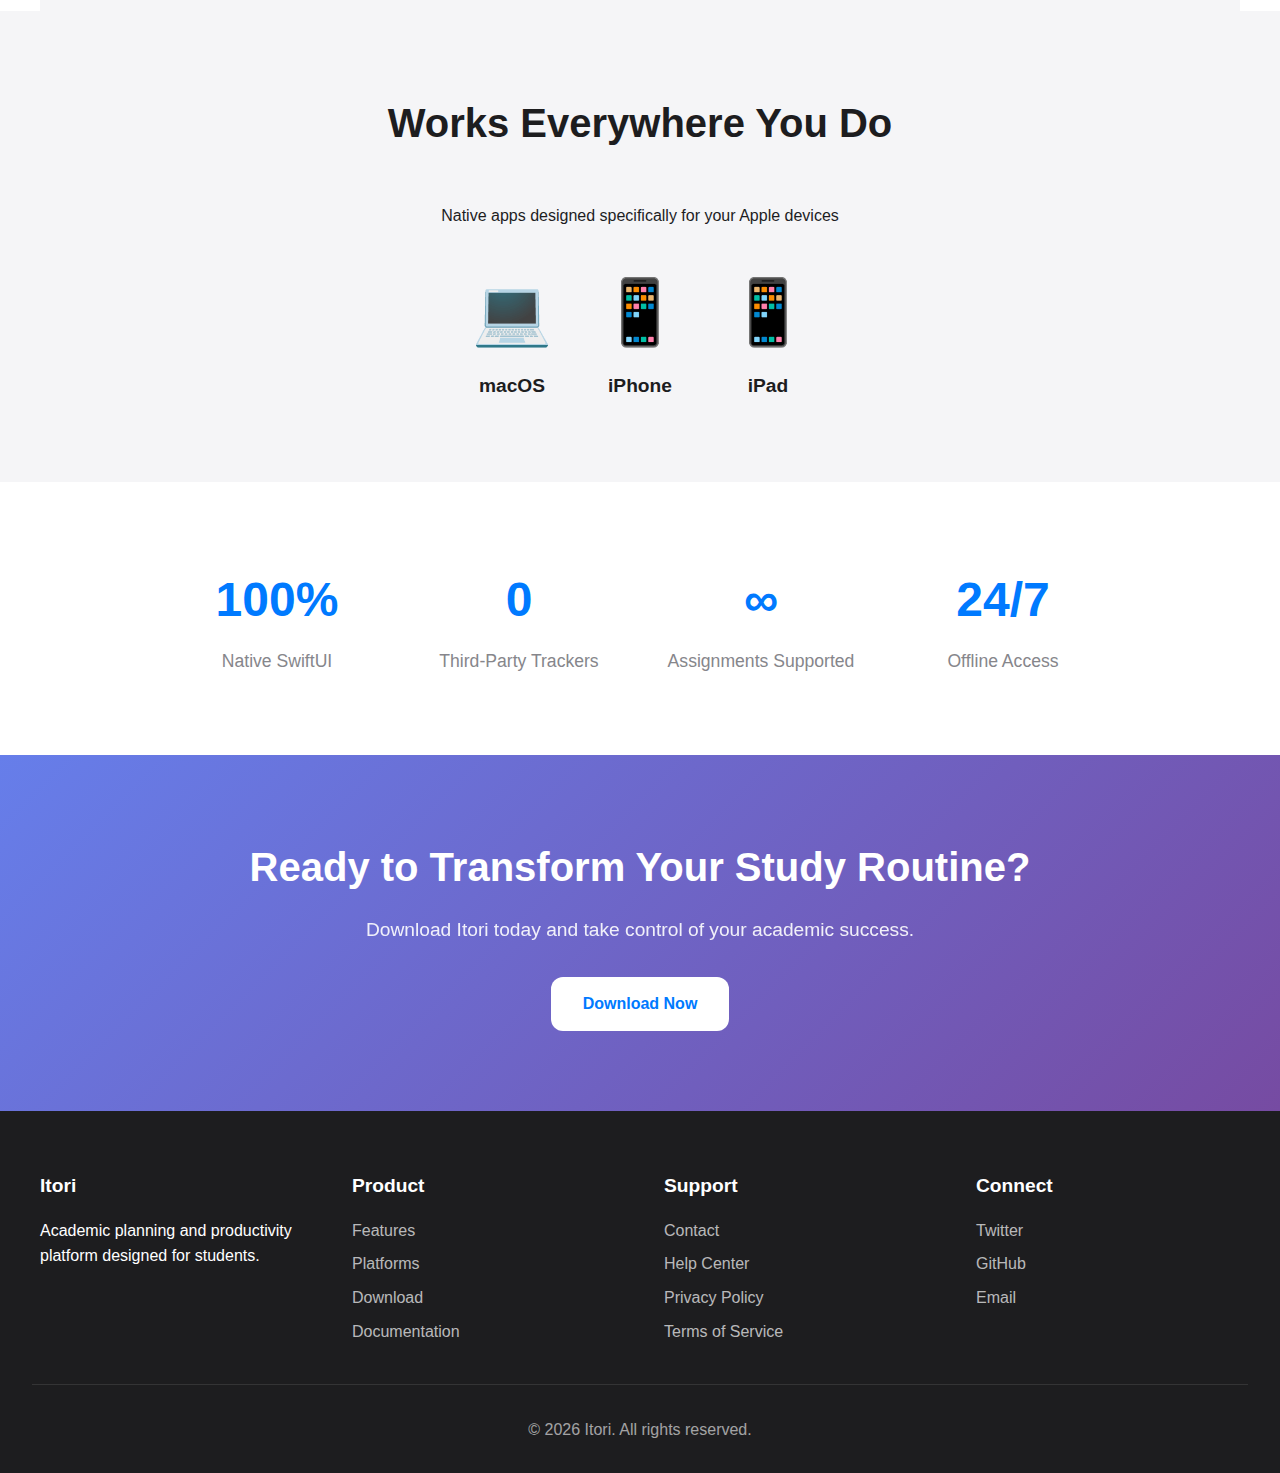
<file: index_old.html>
<!DOCTYPE html>
<html lang="en">
<head>
    <meta charset="UTF-8">
    <meta name="viewport" content="width=device-width, initial-scale=1.0">
    <meta name="description" content="Itori - Academic planning and productivity platform built by and for neurodivergent students. Intelligent scheduling, assignment tracking, and focus tools.">
    <meta name="keywords" content="neurodivergent, ADHD, student planner, academic planner, study app, assignment tracker, accessibility, productivity">
    <title>Itori - Academic Planning for Every Mind</title>
    
    <style>
        * {
            margin: 0;
            padding: 0;
            box-sizing: border-box;
        }
        
        :root {
            --primary: #007AFF;
            --primary-dark: #0051D5;
            --secondary: #5856D6;
            --background: #FFFFFF;
            --surface: #F5F5F7;
            --text: #1D1D1F;
            --text-secondary: #86868B;
            --border: #D2D2D7;
            --accent: #34C759;
        }
        
        body {
            font-family: -apple-system, BlinkMacSystemFont, 'Segoe UI', Roboto, Oxygen, Ubuntu, Cantarell, sans-serif;
            line-height: 1.6;
            color: var(--text);
            background: var(--background);
            overflow-x: hidden;
        }
        
        /* Navigation */
        nav {
            position: fixed;
            top: 0;
            width: 100%;
            background: rgba(255, 255, 255, 0.8);
            backdrop-filter: blur(20px);
            -webkit-backdrop-filter: blur(20px);
            border-bottom: 1px solid var(--border);
            z-index: 1000;
        }
        
        .nav-container {
            max-width: 1200px;
            margin: 0 auto;
            padding: 1rem 2rem;
            display: flex;
            justify-content: space-between;
            align-items: center;
        }
        
        .logo {
            font-size: 1.5rem;
            font-weight: 600;
            color: var(--primary);
            text-decoration: none;
        }
        
        .nav-links {
            display: flex;
            gap: 2rem;
            list-style: none;
        }
        
        .nav-links a {
            color: var(--text);
            text-decoration: none;
            font-weight: 500;
            transition: color 0.3s;
        }
        
        .nav-links a:hover {
            color: var(--primary);
        }
        
        /* Hero Section */
        .hero {
            padding: 140px 2rem 80px;
            text-align: center;
            background: linear-gradient(180deg, var(--surface) 0%, var(--background) 100%);
        }
        
        .hero h1 {
            font-size: 3.5rem;
            font-weight: 700;
            margin-bottom: 1rem;
            color: var(--text);
        }
        
        .hero .subtitle {
            font-size: 1.5rem;
            color: var(--text-secondary);
            margin-bottom: 1rem;
            max-width: 700px;
            margin-left: auto;
            margin-right: auto;
        }
        
        .hero .tagline {
            font-size: 1.1rem;
            color: var(--primary);
            font-weight: 500;
            margin-bottom: 2rem;
        }
        
        .cta-buttons {
            display: flex;
            gap: 1rem;
            justify-content: center;
            flex-wrap: wrap;
        }
        
        .btn {
            padding: 0.875rem 2rem;
            border-radius: 12px;
            font-size: 1rem;
            font-weight: 600;
            text-decoration: none;
            transition: all 0.3s;
            display: inline-block;
            border: none;
            cursor: pointer;
        }
        
        .btn-primary {
            background: var(--primary);
            color: white;
        }
        
        .btn-primary:hover {
            background: var(--primary-dark);
            transform: translateY(-2px);
            box-shadow: 0 10px 30px rgba(0, 122, 255, 0.3);
        }
        
        .btn-secondary {
            background: white;
            color: var(--primary);
            border: 2px solid var(--primary);
        }
        
        .btn-secondary:hover {
            background: var(--primary);
            color: white;
        }
        
        /* Mission Section */
        .mission {
            padding: 80px 2rem;
            max-width: 900px;
            margin: 0 auto;
            text-align: center;
        }
        
        .mission h2 {
            font-size: 2.5rem;
            font-weight: 700;
            margin-bottom: 1.5rem;
            color: var(--text);
        }
        
        .mission p {
            font-size: 1.2rem;
            color: var(--text-secondary);
            line-height: 1.8;
            margin-bottom: 1rem;
        }
        
        .mission .highlight {
            color: var(--primary);
            font-weight: 600;
        }
        
        /* Features Section */
        .features {
            padding: 80px 2rem;
            background: var(--surface);
        }
        
        .features-container {
            max-width: 1200px;
            margin: 0 auto;
        }
        
        .section-title {
            text-align: center;
            font-size: 2.5rem;
            font-weight: 700;
            margin-bottom: 3rem;
        }
        
        .features-grid {
            display: grid;
            grid-template-columns: repeat(auto-fit, minmax(300px, 1fr));
            gap: 2rem;
        }
        
        .feature-card {
            background: white;
            padding: 2rem;
            border-radius: 16px;
            box-shadow: 0 4px 20px rgba(0, 0, 0, 0.08);
            transition: transform 0.3s, box-shadow 0.3s;
        }
        
        .feature-card:hover {
            transform: translateY(-5px);
            box-shadow: 0 8px 30px rgba(0, 0, 0, 0.12);
        }
        
        .feature-card h3 {
            font-size: 1.5rem;
            margin-bottom: 0.75rem;
            color: var(--primary);
        }
        
        .feature-card p {
            color: var(--text-secondary);
            line-height: 1.7;
        }
        
        /* Design Principles */
        .principles {
            padding: 80px 2rem;
            max-width: 1200px;
            margin: 0 auto;
        }
        
        .principles-grid {
            display: grid;
            grid-template-columns: repeat(auto-fit, minmax(250px, 1fr));
            gap: 2rem;
            margin-top: 3rem;
        }
        
        .principle-card {
            text-align: center;
            padding: 2rem;
        }
        
        .principle-card h3 {
            font-size: 1.3rem;
            margin-bottom: 0.5rem;
            color: var(--text);
        }
        
        .principle-card p {
            color: var(--text-secondary);
            line-height: 1.6;
        }
        
        /* Platforms Section */
        .platforms {
            background: var(--surface);
            padding: 80px 2rem;
            text-align: center;
        }
        
        .platform-list {
            display: flex;
            justify-content: center;
            gap: 3rem;
            margin-top: 2rem;
            flex-wrap: wrap;
        }
        
        .platform-item {
            font-size: 1.2rem;
            font-weight: 600;
            color: var(--text);
        }
        
        /* CTA Section */
        .cta-section {
            background: var(--primary);
            color: white;
            padding: 80px 2rem;
            text-align: center;
        }
        
        .cta-section h2 {
            font-size: 2.5rem;
            margin-bottom: 1rem;
        }
        
        .cta-section p {
            font-size: 1.2rem;
            margin-bottom: 2rem;
            opacity: 0.9;
        }
        
        .cta-section .btn-primary {
            background: white;
            color: var(--primary);
        }
        
        .cta-section .btn-primary:hover {
            background: var(--surface);
            color: var(--primary-dark);
        }
        
        /* Footer */
        footer {
            background: var(--text);
            color: white;
            padding: 60px 2rem 30px;
        }
        
        .footer-content {
            max-width: 1200px;
            margin: 0 auto;
            display: grid;
            grid-template-columns: repeat(auto-fit, minmax(250px, 1fr));
            gap: 3rem;
            margin-bottom: 2rem;
        }
        
        .footer-section h4 {
            margin-bottom: 1rem;
            font-size: 1.2rem;
        }
        
        .footer-section ul {
            list-style: none;
        }
        
        .footer-section ul li {
            margin-bottom: 0.5rem;
        }
        
        .footer-section a {
            color: rgba(255, 255, 255, 0.7);
            text-decoration: none;
            transition: color 0.3s;
        }
        
        .footer-section a:hover {
            color: white;
        }
        
        .footer-bottom {
            text-align: center;
            padding-top: 2rem;
            border-top: 1px solid rgba(255, 255, 255, 0.1);
            color: rgba(255, 255, 255, 0.6);
        }
        
        /* Responsive */
        @media (max-width: 768px) {
            .hero h1 {
                font-size: 2.5rem;
            }
            
            .hero .subtitle {
                font-size: 1.2rem;
            }
            
            .nav-links {
                display: none;
            }
            
            .section-title {
                font-size: 2rem;
            }
            
            .mission h2 {
                font-size: 2rem;
            }
            
            .mission p {
                font-size: 1.1rem;
            }
        }
        
        html {
            scroll-behavior: smooth;
        }
    </style>
</head>
<body>
    <!-- Navigation -->
    <nav>
        <div class="nav-container">
            <a href="#" class="logo">Itori</a>
            <ul class="nav-links">
                <li><a href="#about">About</a></li>
                <li><a href="#features">Features</a></li>
                <li><a href="#platforms">Platforms</a></li>
                <li><a href="#contact">Contact</a></li>
            </ul>
        </div>
    </nav>

    <!-- Hero Section -->
    <section class="hero">
        <h1>Academic Planning for Every Mind</h1>
        <p class="subtitle">
            A productivity platform that works with your brain, not against it.
        </p>
        <p class="tagline">Built by neurodivergents, for neurodivergents—but designed for everyone.</p>
        <div class="cta-buttons">
            <a href="#download" class="btn btn-primary">Download for Mac</a>
            <a href="#about" class="btn btn-secondary">Learn More</a>
        </div>
    </section>

    <!-- Mission Section -->
    <section class="mission" id="about">
        <h2>Built With Understanding</h2>
        <p>
            Itori was created by someone who understands the unique challenges of neurodivergence—executive dysfunction, time blindness, overwhelm, and the constant battle with traditional planning systems that just don't work.
        </p>
        <p>
            We designed every feature with <span class="highlight">ADHD, autism, and other neurodivergent experiences</span> at the forefront. The result is a tool that reduces friction, provides structure without rigidity, and adapts to how your mind actually works.
        </p>
        <p>
            While built specifically for neurodivergent students, we believe anyone can benefit from thoughtful, flexible tools that respect cognitive differences and individual needs.
        </p>
    </section>

    <!-- Features Section -->
    <section class="features" id="features">
        <div class="features-container">
            <h2 class="section-title">Designed for Real Brains</h2>
            <div class="features-grid">
                <div class="feature-card">
                    <h3>Intelligent Scheduling</h3>
                    <p>AI-powered planning that adapts to your energy levels, deadlines, and work patterns. No more fighting time blindness—let the system handle the when, so you can focus on the what.</p>
                </div>
                
                <div class="feature-card">
                    <h3>Visual Task Management</h3>
                    <p>See your workload at a glance. Color-coded assignments, clear priorities, and visual progress indicators help reduce overwhelm and decision fatigue.</p>
                </div>
                
                <div class="feature-card">
                    <h3>Flexible Structure</h3>
                    <p>Plans that adjust when life happens. Reschedule automatically, skip completed work, and maintain momentum without the guilt of "ruined" schedules.</p>
                </div>
                
                <div class="feature-card">
                    <h3>Focus Timer</h3>
                    <p>Built-in Pomodoro and custom timers with gentle reminders. Work in sustainable bursts and track your actual productive time without judgment.</p>
                </div>
                
                <div class="feature-card">
                    <h3>Active Recall Learning</h3>
                    <p>Spaced repetition flashcard system that works with how memory actually functions. Study smarter, not harder, with built-in learning science.</p>
                </div>
                
                <div class="feature-card">
                    <h3>Seamless Sync</h3>
                    <p>iCloud integration means your data is always available across Mac, iPhone, and iPad. Start on one device, continue on another, with zero friction.</p>
                </div>
            </div>
        </div>
    </section>

    <!-- Design Principles -->
    <section class="principles">
        <h2 class="section-title">Our Design Principles</h2>
        <div class="principles-grid">
            <div class="principle-card">
                <h3>Reduce Friction</h3>
                <p>Every extra step is a barrier. We eliminate unnecessary complexity and make the right action the easiest action.</p>
            </div>
            
            <div class="principle-card">
                <h3>Provide Structure</h3>
                <p>Clear organization and predictable patterns create safety without rigidity. Structure that supports, not constrains.</p>
            </div>
            
            <div class="principle-card">
                <h3>Respect Energy</h3>
                <p>Not all hours are equal. The system recognizes that energy fluctuates and plans accordingly.</p>
            </div>
            
            <div class="principle-card">
                <h3>No Shame</h3>
                <p>No punishment for missed tasks or changed plans. Progress is progress, even when it's messy.</p>
            </div>
        </div>
    </section>

    <!-- Platforms Section -->
    <section class="platforms" id="platforms">
        <h2 class="section-title">Native for Apple Platforms</h2>
        <p class="subtitle">Built with SwiftUI for optimal performance and accessibility</p>
        <div class="platform-list">
            <span class="platform-item">macOS 13+</span>
            <span class="platform-item">•</span>
            <span class="platform-item">iOS 17+</span>
            <span class="platform-item">•</span>
            <span class="platform-item">iPadOS 17+</span>
        </div>
    </section>

    <!-- CTA Section -->
    <section class="cta-section" id="download">
        <h2>Ready to Work With Your Brain?</h2>
        <p>Download Itori and experience planning that finally makes sense.</p>
        <a href="#" class="btn btn-primary">Download Now</a>
    </section>

    <!-- Footer -->
    <footer id="contact">
        <div class="footer-content">
            <div class="footer-section">
                <h4>Itori</h4>
                <p>Academic planning built by and for neurodivergent students.</p>
            </div>
            
            <div class="footer-section">
                <h4>Product</h4>
                <ul>
                    <li><a href="#about">About</a></li>
                    <li><a href="#features">Features</a></li>
                    <li><a href="#platforms">Platforms</a></li>
                </ul>
            </div>
            
            <div class="footer-section">
                <h4>Support</h4>
                <ul>
                    <li><a href="mailto:clevelandlewisiii@icloud.com">Contact</a></li>
                    <li><a href="#">Privacy</a></li>
                </ul>
            </div>
            
            <div class="footer-section">
                <h4>Philosophy</h4>
                <p>We believe productivity tools should work with neurodivergent minds, not against them. Everyone deserves tools that respect how they think.</p>
            </div>
        </div>
        
        <div class="footer-bottom">
            <p>&copy; 2026 Itori. Built with understanding.</p>
        </div>
    </footer>
</body>
</html>
    
    <style>
        * {
            margin: 0;
            padding: 0;
            box-sizing: border-box;
        }
        
        :root {
            --primary: #007AFF;
            --primary-dark: #0051D5;
            --secondary: #5856D6;
            --background: #FFFFFF;
            --surface: #F5F5F7;
            --text: #1D1D1F;
            --text-secondary: #86868B;
            --border: #D2D2D7;
            --success: #34C759;
            --gradient: linear-gradient(135deg, #667eea 0%, #764ba2 100%);
        }
        
        body {
            font-family: -apple-system, BlinkMacSystemFont, 'Segoe UI', Roboto, Oxygen, Ubuntu, Cantarell, sans-serif;
            line-height: 1.6;
            color: var(--text);
            background: var(--background);
            overflow-x: hidden;
        }
        
        /* Navigation */
        nav {
            position: fixed;
            top: 0;
            width: 100%;
            background: rgba(255, 255, 255, 0.8);
            backdrop-filter: blur(20px);
            -webkit-backdrop-filter: blur(20px);
            border-bottom: 1px solid var(--border);
            z-index: 1000;
        }
        
        .nav-container {
            max-width: 1200px;
            margin: 0 auto;
            padding: 1rem 2rem;
            display: flex;
            justify-content: space-between;
            align-items: center;
        }
        
        .logo {
            font-size: 1.5rem;
            font-weight: 600;
            color: var(--primary);
            text-decoration: none;
        }
        
        .nav-links {
            display: flex;
            gap: 2rem;
            list-style: none;
        }
        
        .nav-links a {
            color: var(--text);
            text-decoration: none;
            font-weight: 500;
            transition: color 0.3s;
        }
        
        .nav-links a:hover {
            color: var(--primary);
        }
        
        /* Hero Section */
        .hero {
            padding: 140px 2rem 80px;
            text-align: center;
            background: var(--surface);
        }
        
        .hero h1 {
            font-size: 3.5rem;
            font-weight: 700;
            margin-bottom: 1rem;
            background: var(--gradient);
            -webkit-background-clip: text;
            -webkit-text-fill-color: transparent;
            background-clip: text;
        }
        
        .hero .subtitle {
            font-size: 1.5rem;
            color: var(--text-secondary);
            margin-bottom: 2rem;
            max-width: 600px;
            margin-left: auto;
            margin-right: auto;
        }
        
        .cta-buttons {
            display: flex;
            gap: 1rem;
            justify-content: center;
            flex-wrap: wrap;
        }
        
        .btn {
            padding: 0.875rem 2rem;
            border-radius: 12px;
            font-size: 1rem;
            font-weight: 600;
            text-decoration: none;
            transition: all 0.3s;
            display: inline-block;
            border: none;
            cursor: pointer;
        }
        
        .btn-primary {
            background: var(--primary);
            color: white;
        }
        
        .btn-primary:hover {
            background: var(--primary-dark);
            transform: translateY(-2px);
            box-shadow: 0 10px 30px rgba(0, 122, 255, 0.3);
        }
        
        .btn-secondary {
            background: white;
            color: var(--primary);
            border: 2px solid var(--primary);
        }
        
        .btn-secondary:hover {
            background: var(--primary);
            color: white;
        }
        
        /* Features Section */
        .features {
            padding: 80px 2rem;
            max-width: 1200px;
            margin: 0 auto;
        }
        
        .section-title {
            text-align: center;
            font-size: 2.5rem;
            font-weight: 700;
            margin-bottom: 3rem;
        }
        
        .features-grid {
            display: grid;
            grid-template-columns: repeat(auto-fit, minmax(300px, 1fr));
            gap: 2rem;
        }
        
        .feature-card {
            background: white;
            padding: 2rem;
            border-radius: 16px;
            box-shadow: 0 4px 20px rgba(0, 0, 0, 0.08);
            transition: transform 0.3s, box-shadow 0.3s;
        }
        
        .feature-card:hover {
            transform: translateY(-5px);
            box-shadow: 0 8px 30px rgba(0, 0, 0, 0.12);
        }
        
        .feature-icon {
            font-size: 3rem;
            margin-bottom: 1rem;
        }
        
        .feature-card h3 {
            font-size: 1.5rem;
            margin-bottom: 0.5rem;
        }
        
        .feature-card p {
            color: var(--text-secondary);
        }
        
        /* Platforms Section */
        .platforms {
            background: var(--surface);
            padding: 80px 2rem;
            text-align: center;
        }
        
        .platform-icons {
            display: flex;
            justify-content: center;
            gap: 3rem;
            margin-top: 2rem;
            flex-wrap: wrap;
        }
        
        .platform-item {
            display: flex;
            flex-direction: column;
            align-items: center;
            gap: 0.5rem;
        }
        
        .platform-icon {
            font-size: 4rem;
            color: var(--primary);
        }
        
        /* Stats Section */
        .stats {
            padding: 80px 2rem;
            max-width: 1000px;
            margin: 0 auto;
        }
        
        .stats-grid {
            display: grid;
            grid-template-columns: repeat(auto-fit, minmax(200px, 1fr));
            gap: 2rem;
            text-align: center;
        }
        
        .stat-item h3 {
            font-size: 3rem;
            color: var(--primary);
            margin-bottom: 0.5rem;
        }
        
        .stat-item p {
            color: var(--text-secondary);
            font-size: 1.1rem;
        }
        
        /* CTA Section */
        .cta-section {
            background: var(--gradient);
            color: white;
            padding: 80px 2rem;
            text-align: center;
        }
        
        .cta-section h2 {
            font-size: 2.5rem;
            margin-bottom: 1rem;
        }
        
        .cta-section p {
            font-size: 1.2rem;
            margin-bottom: 2rem;
            opacity: 0.9;
        }
        
        /* Footer */
        footer {
            background: var(--text);
            color: white;
            padding: 60px 2rem 30px;
        }
        
        .footer-content {
            max-width: 1200px;
            margin: 0 auto;
            display: grid;
            grid-template-columns: repeat(auto-fit, minmax(250px, 1fr));
            gap: 3rem;
            margin-bottom: 2rem;
        }
        
        .footer-section h4 {
            margin-bottom: 1rem;
            font-size: 1.2rem;
        }
        
        .footer-section ul {
            list-style: none;
        }
        
        .footer-section ul li {
            margin-bottom: 0.5rem;
        }
        
        .footer-section a {
            color: rgba(255, 255, 255, 0.7);
            text-decoration: none;
            transition: color 0.3s;
        }
        
        .footer-section a:hover {
            color: white;
        }
        
        .footer-bottom {
            text-align: center;
            padding-top: 2rem;
            border-top: 1px solid rgba(255, 255, 255, 0.1);
            color: rgba(255, 255, 255, 0.6);
        }
        
        /* Responsive */
        @media (max-width: 768px) {
            .hero h1 {
                font-size: 2.5rem;
            }
            
            .hero .subtitle {
                font-size: 1.2rem;
            }
            
            .nav-links {
                display: none;
            }
            
            .section-title {
                font-size: 2rem;
            }
        }
        
        /* Smooth scroll */
        html {
            scroll-behavior: smooth;
        }
    </style>
</head>
<body>
    <!-- Navigation -->
    <nav>
        <div class="nav-container">
            <a href="#" class="logo">Itori</a>
            <ul class="nav-links">
                <li><a href="#features">Features</a></li>
                <li><a href="#platforms">Platforms</a></li>
                <li><a href="#download">Download</a></li>
                <li><a href="#contact">Contact</a></li>
            </ul>
        </div>
    </nav>

    <!-- Hero Section -->
    <section class="hero">
        <h1>Academic Planning Made Simple</h1>
        <p class="subtitle">
            Intelligent scheduling, assignment tracking, and productivity tools designed for students.
        </p>
        <div class="cta-buttons">
            <a href="#download" class="btn btn-primary">Download for Mac</a>
            <a href="#features" class="btn btn-secondary">Learn More</a>
        </div>
    </section>

    <!-- Features Section -->
    <section class="features" id="features">
        <h2 class="section-title">Everything You Need to Succeed</h2>
        <div class="features-grid">
            <div class="feature-card">
                <div class="feature-icon">📅</div>
                <h3>Intelligent Planner</h3>
                <p>AI-powered scheduling that adapts to your workload, deadlines, and energy levels throughout the day.</p>
            </div>
            
            <div class="feature-card">
                <div class="feature-icon">📝</div>
                <h3>Assignment Tracking</h3>
                <p>Keep track of homework, projects, and exams with automatic reminders and deadline management.</p>
            </div>
            
            <div class="feature-card">
                <div class="feature-icon">🎯</div>
                <h3>Flashcard System</h3>
                <p>Spaced repetition learning with multi-deck support to help you master any subject efficiently.</p>
            </div>
            
            <div class="feature-card">
                <div class="feature-icon">⏱️</div>
                <h3>Focus Timer</h3>
                <p>Pomodoro and custom timer modes with session history to track your study productivity.</p>
            </div>
            
            <div class="feature-card">
                <div class="feature-icon">📊</div>
                <h3>Grade Tracking</h3>
                <p>Monitor your academic performance with detailed grade calculations and analytics.</p>
            </div>
            
            <div class="feature-card">
                <div class="feature-icon">☁️</div>
                <h3>iCloud Sync</h3>
                <p>Seamless synchronization across all your Apple devices. Start on Mac, continue on iPhone.</p>
            </div>
        </div>
    </section>

    <!-- Platforms Section -->
    <section class="platforms" id="platforms">
        <h2 class="section-title">Works Everywhere You Do</h2>
        <p class="subtitle">Native apps designed specifically for your Apple devices</p>
        <div class="platform-icons">
            <div class="platform-item">
                <div class="platform-icon">💻</div>
                <strong>macOS</strong>
            </div>
            <div class="platform-item">
                <div class="platform-icon">📱</div>
                <strong>iPhone</strong>
            </div>
            <div class="platform-item">
                <div class="platform-icon">📱</div>
                <strong>iPad</strong>
            </div>
        </div>
    </section>

    <!-- Stats Section -->
    <section class="stats">
        <div class="stats-grid">
            <div class="stat-item">
                <h3>100%</h3>
                <p>Native SwiftUI</p>
            </div>
            <div class="stat-item">
                <h3>0</h3>
                <p>Third-Party Trackers</p>
            </div>
            <div class="stat-item">
                <h3>∞</h3>
                <p>Assignments Supported</p>
            </div>
            <div class="stat-item">
                <h3>24/7</h3>
                <p>Offline Access</p>
            </div>
        </div>
    </section>

    <!-- CTA Section -->
    <section class="cta-section" id="download">
        <h2>Ready to Transform Your Study Routine?</h2>
        <p>Download Itori today and take control of your academic success.</p>
        <a href="#" class="btn btn-primary">Download Now</a>
    </section>

    <!-- Footer -->
    <footer id="contact">
        <div class="footer-content">
            <div class="footer-section">
                <h4>Itori</h4>
                <p>Academic planning and productivity platform designed for students.</p>
            </div>
            
            <div class="footer-section">
                <h4>Product</h4>
                <ul>
                    <li><a href="#features">Features</a></li>
                    <li><a href="#platforms">Platforms</a></li>
                    <li><a href="#download">Download</a></li>
                    <li><a href="#">Documentation</a></li>
                </ul>
            </div>
            
            <div class="footer-section">
                <h4>Support</h4>
                <ul>
                    <li><a href="mailto:clevelandlewisiii@icloud.com">Contact</a></li>
                    <li><a href="#">Help Center</a></li>
                    <li><a href="#">Privacy Policy</a></li>
                    <li><a href="#">Terms of Service</a></li>
                </ul>
            </div>
            
            <div class="footer-section">
                <h4>Connect</h4>
                <ul>
                    <li><a href="#">Twitter</a></li>
                    <li><a href="#">GitHub</a></li>
                    <li><a href="mailto:clevelandlewisiii@icloud.com">Email</a></li>
                </ul>
            </div>
        </div>
        
        <div class="footer-bottom">
            <p>&copy; 2026 Itori. All rights reserved.</p>
        </div>
    </footer>
</body>
</html>
</file>
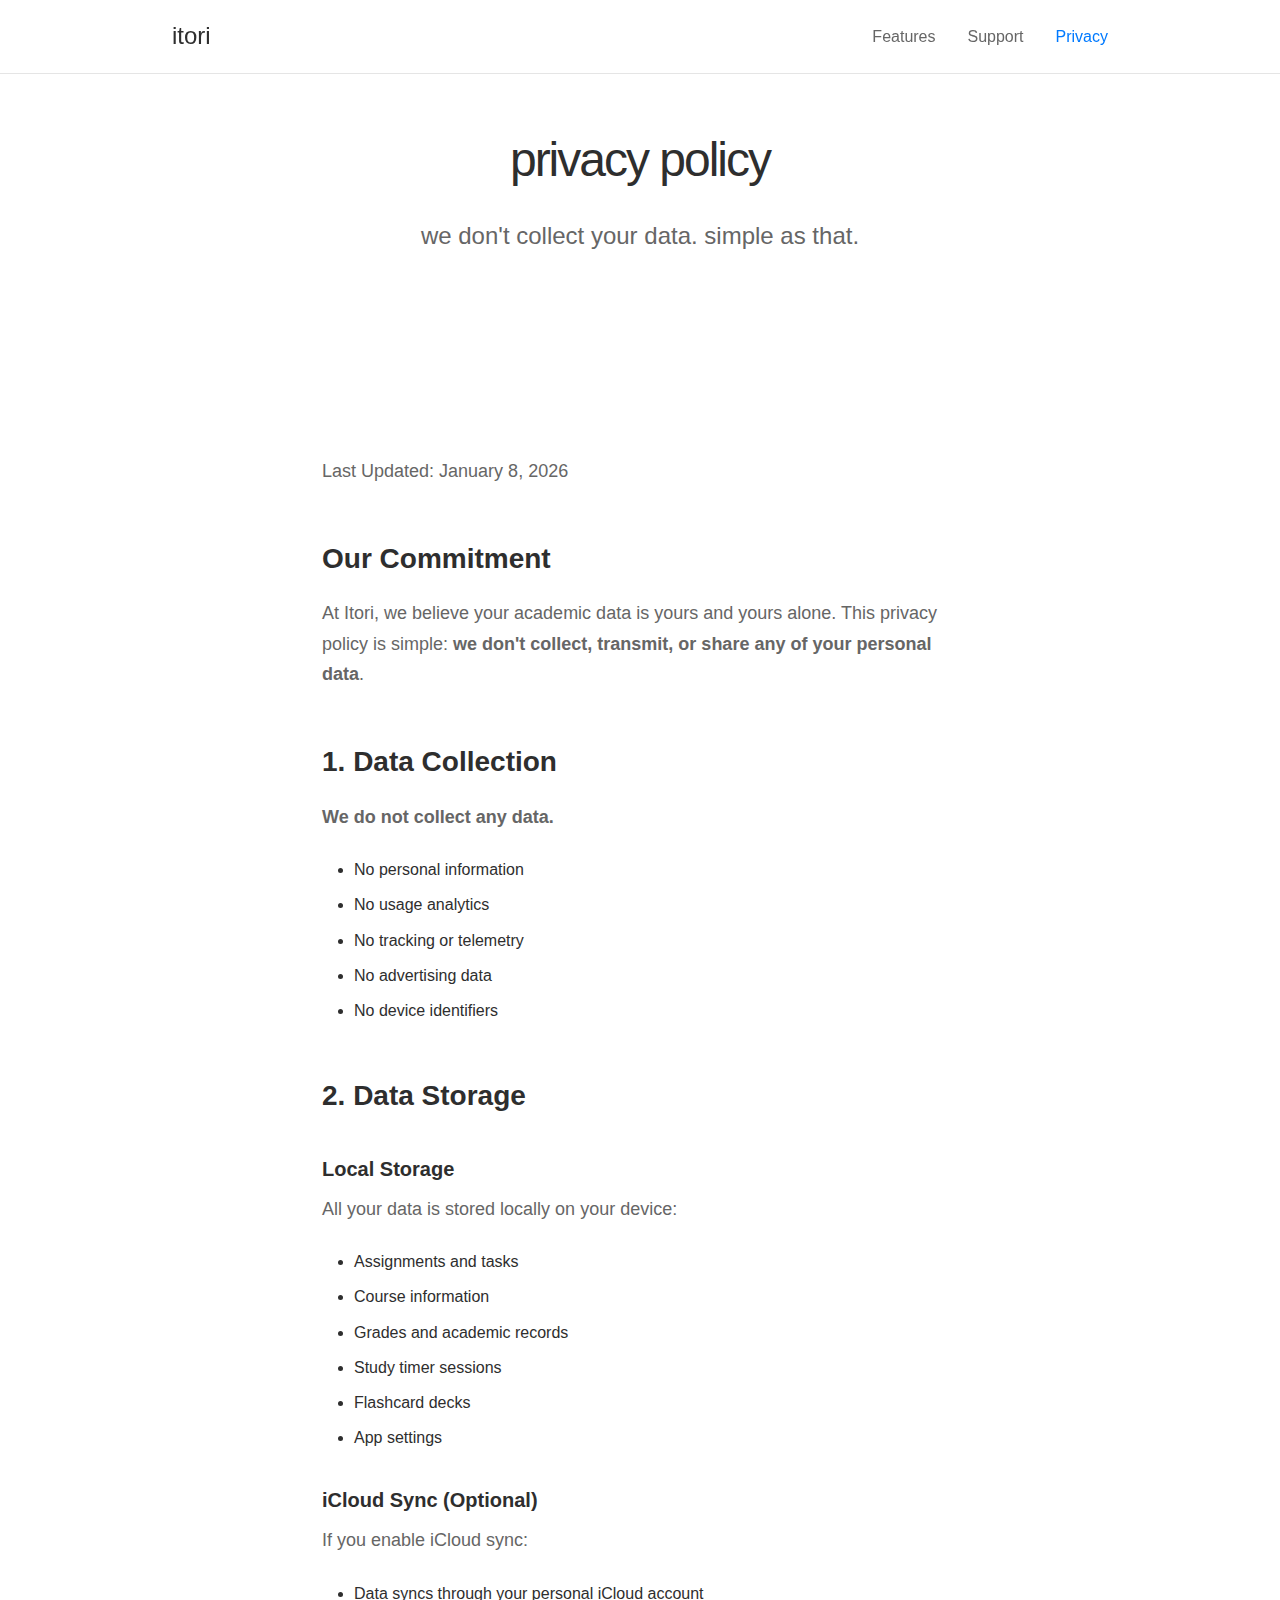
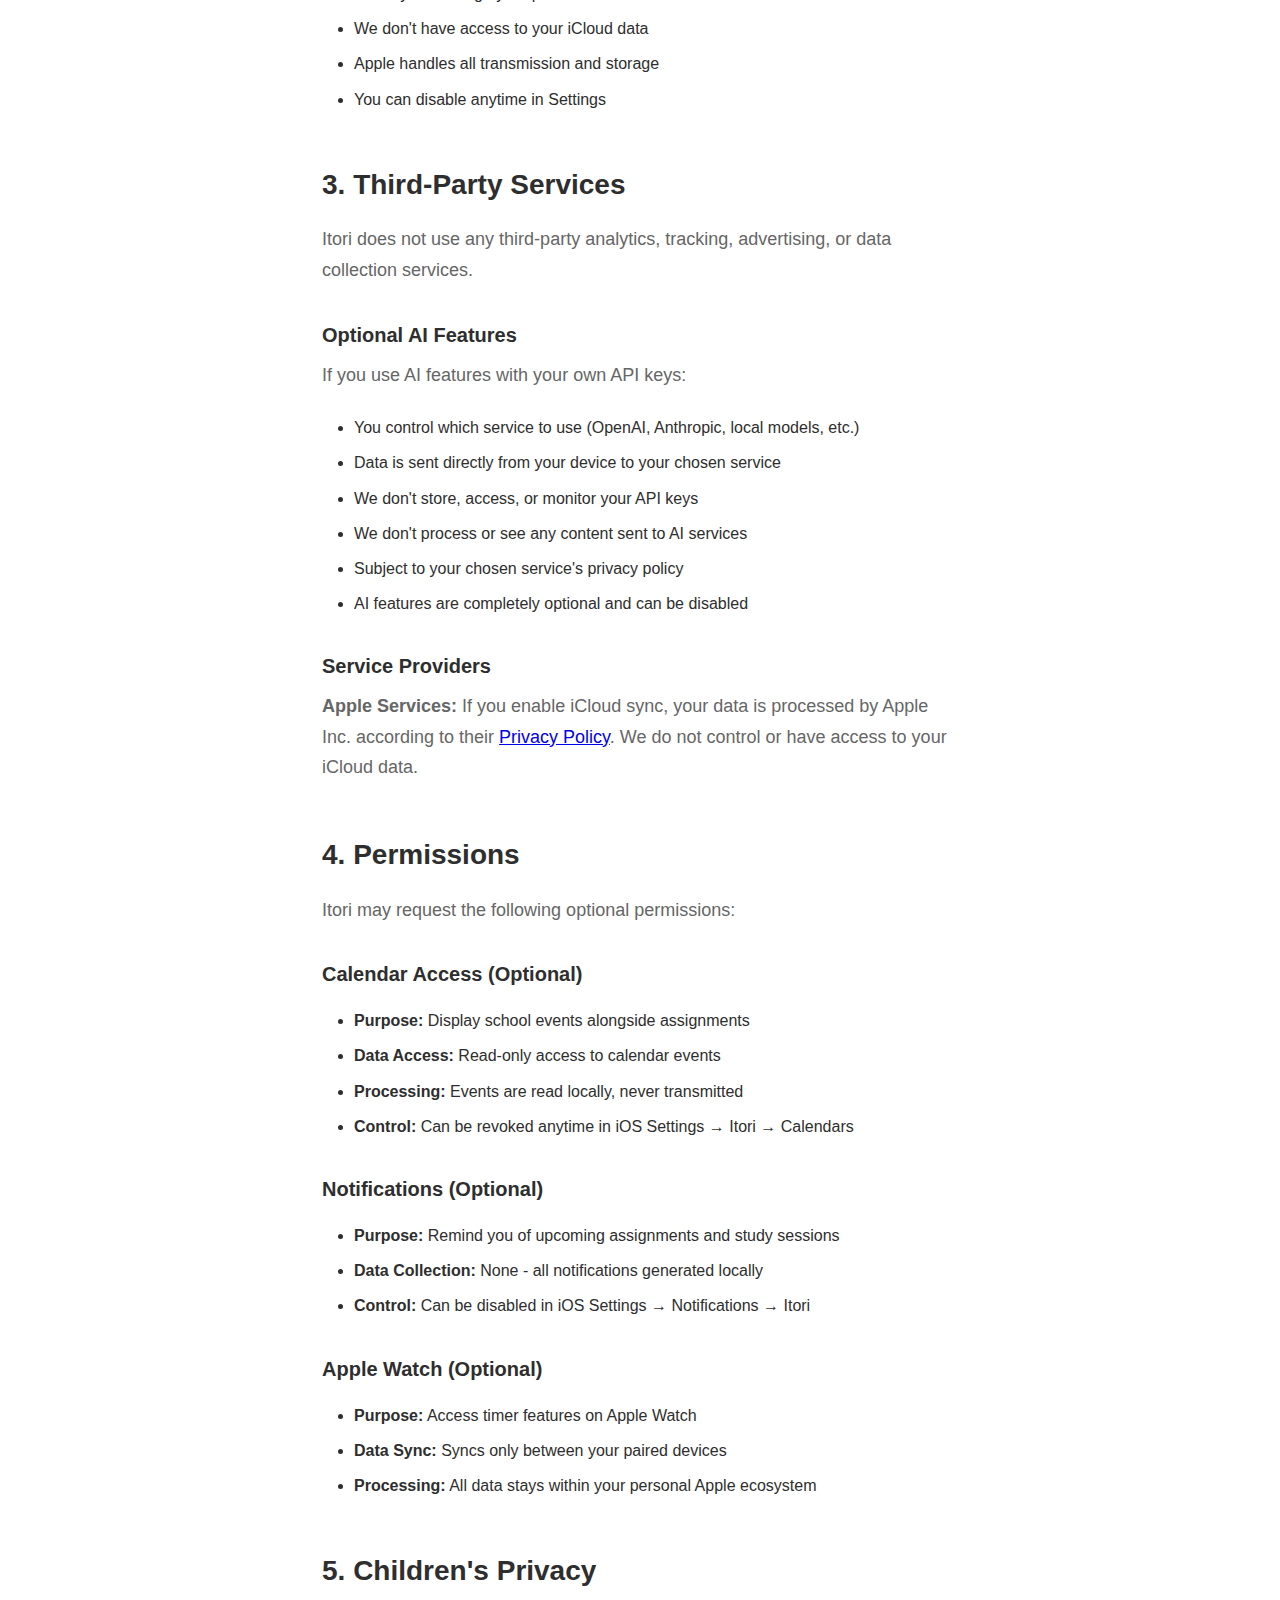
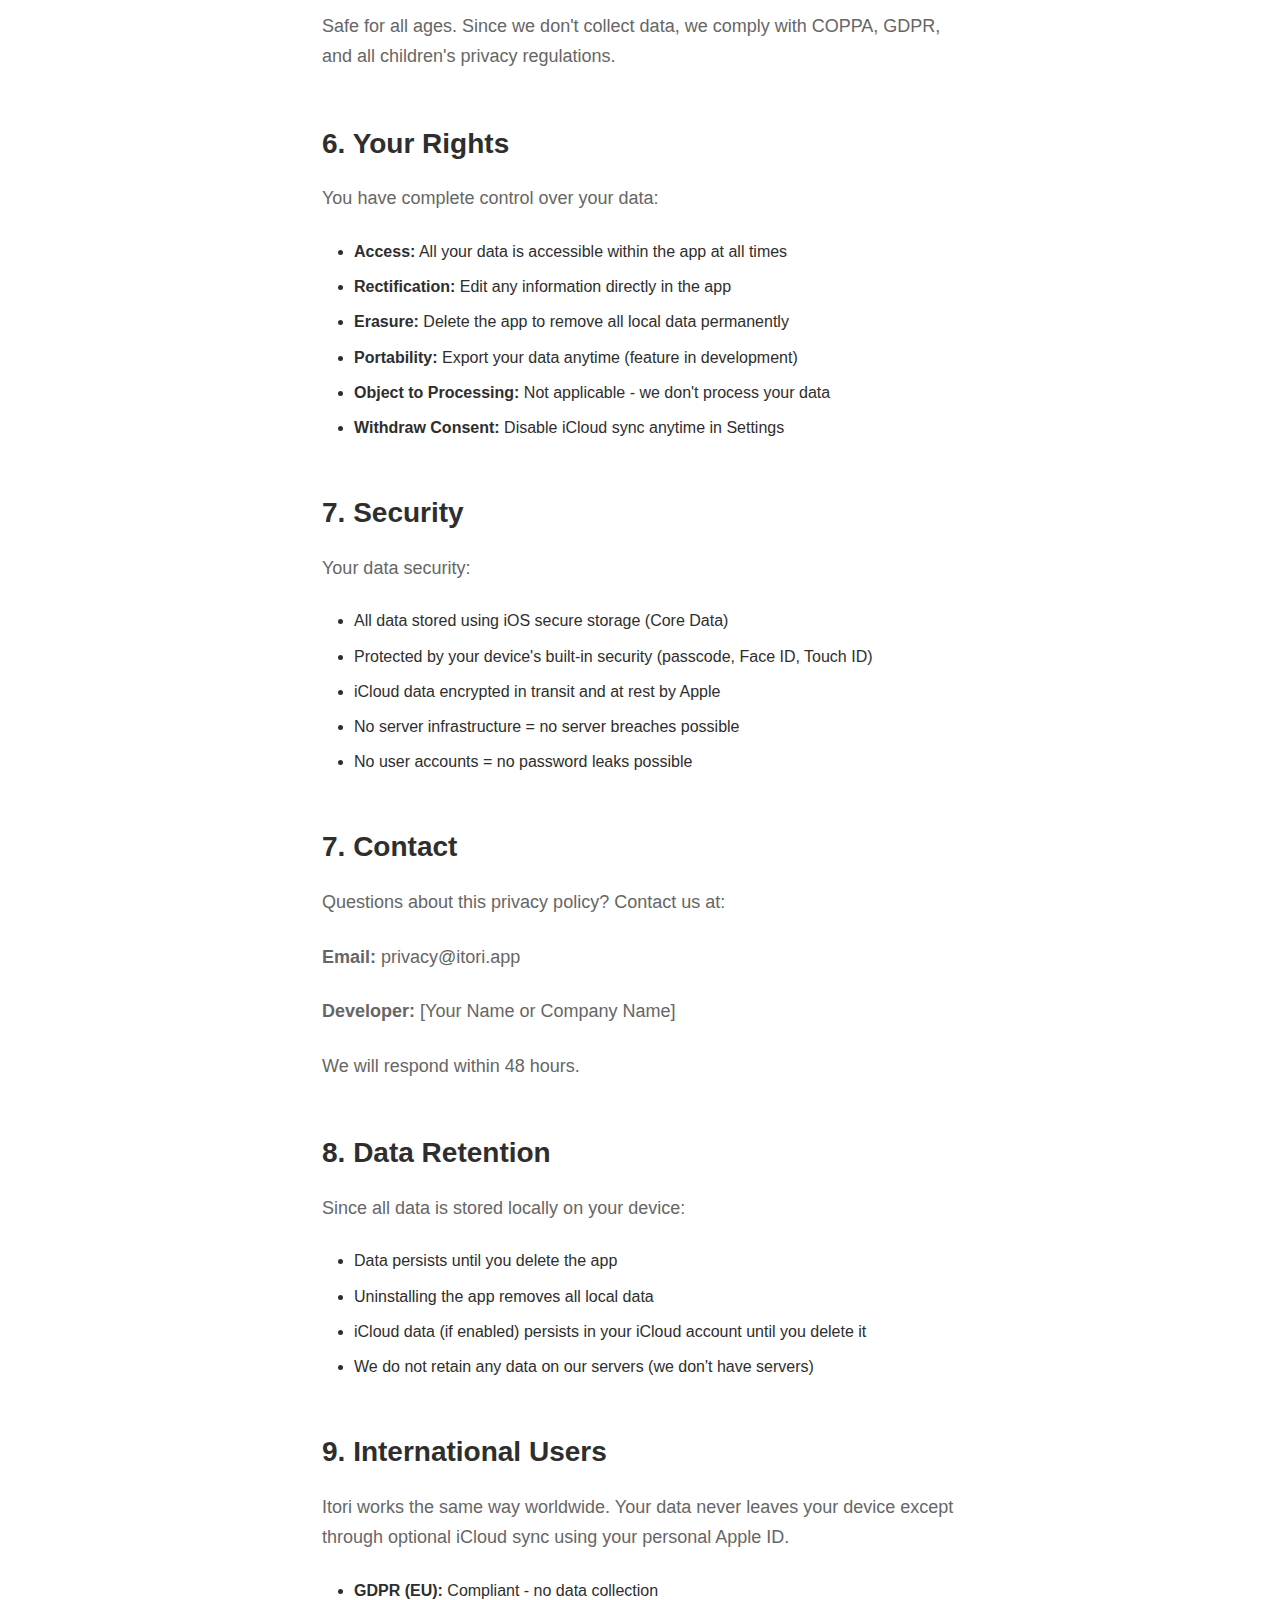
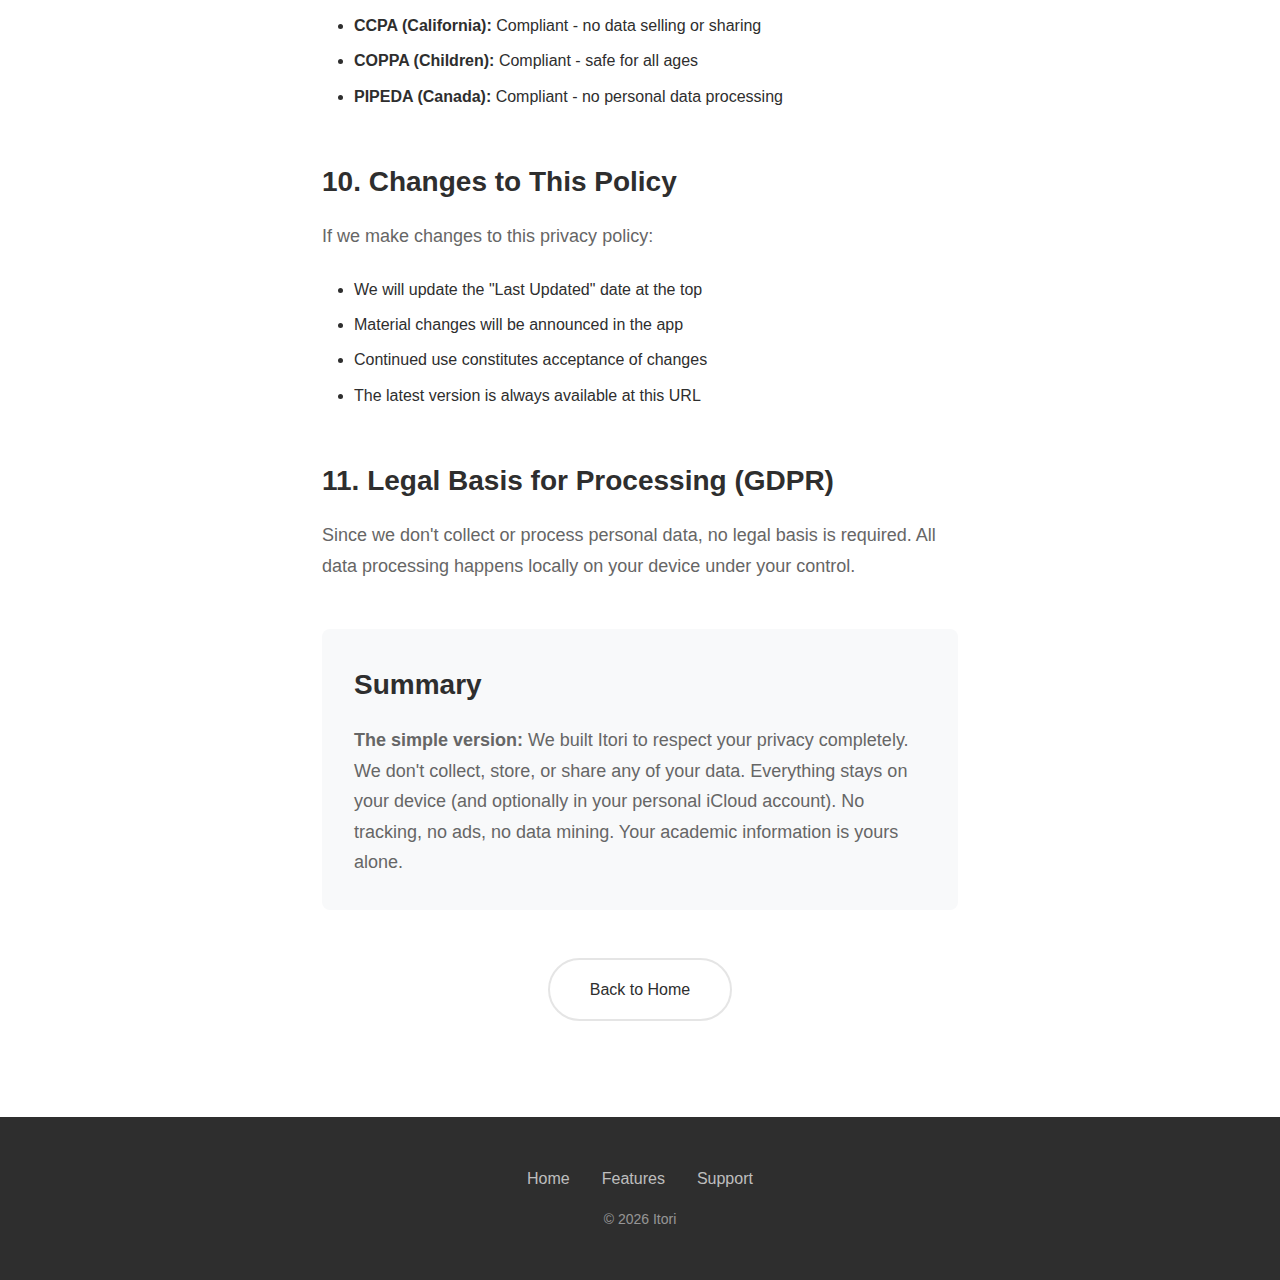
<file: privacy.html>
<!DOCTYPE html>
<html lang="en">
<head>
    <meta charset="UTF-8">
    <meta name="viewport" content="width=device-width, initial-scale=1.0">
    <meta name="description" content="Itori Privacy Policy - We don't collect any data. Your information stays on your device.">
    <title>Privacy Policy - Itori</title>
    <link rel="stylesheet" href="styles.css">
    <style>
        .legal-content h2 {
            font-size: 1.75rem;
            font-weight: 600;
            margin: 3rem 0 1rem;
            text-align: left;
        }
        .legal-content h3 {
            font-size: 1.25rem;
            font-weight: 600;
            margin: 2rem 0 0.5rem;
            text-align: left;
        }
        .legal-content ul {
            margin: 1rem 0 1rem 2rem;
        }
        .legal-content li {
            margin-bottom: 0.5rem;
        }
        .last-updated {
            color: var(--text-light);
            font-size: 0.875rem;
            margin-bottom: 2rem;
        }
        .summary-box {
            background: var(--bg-alt);
            padding: 2rem;
            border-radius: 8px;
            margin: 3rem 0;
        }
    </style>
</head>
<body>
    <nav class="top-nav">
        <div class="container">
            <div class="nav-content">
                <a href="index.html" class="nav-logo">itori</a>
                <div class="nav-links">
                    <a href="features.html">Features</a>
                    <a href="support.html">Support</a>
                    <a href="privacy.html" class="active">Privacy</a>
                </div>
            </div>
        </div>
    </nav>
    <!-- Hero -->
    <section class="hero" style="min-height: 40vh;">
        <div class="container">
            <h1 style="font-size: 3rem;">privacy policy</h1>
            <p class="tagline">we don't collect your data. simple as that.</p>
        </div>
    </section>

    <!-- Privacy Content -->
    <section class="section">
        <div class="container narrow legal-content">
            <p class="last-updated">Last Updated: January 8, 2026</p>

            <h2>Our Commitment</h2>
            <p>At Itori, we believe your academic data is yours and yours alone. This privacy policy is simple: <strong>we don't collect, transmit, or share any of your personal data</strong>.</p>

            <h2>1. Data Collection</h2>
            <p><strong>We do not collect any data.</strong></p>
            <ul>
                <li>No personal information</li>
                <li>No usage analytics</li>
                <li>No tracking or telemetry</li>
                <li>No advertising data</li>
                <li>No device identifiers</li>
            </ul>

            <h2>2. Data Storage</h2>
            <h3>Local Storage</h3>
            <p>All your data is stored locally on your device:</p>
            <ul>
                <li>Assignments and tasks</li>
                <li>Course information</li>
                <li>Grades and academic records</li>
                <li>Study timer sessions</li>
                <li>Flashcard decks</li>
                <li>App settings</li>
            </ul>

            <h3>iCloud Sync (Optional)</h3>
            <p>If you enable iCloud sync:</p>
            <ul>
                <li>Data syncs through your personal iCloud account</li>
                <li>We don't have access to your iCloud data</li>
                <li>Apple handles all transmission and storage</li>
                <li>You can disable anytime in Settings</li>
            </ul>

            <h2>3. Third-Party Services</h2>
            <p>Itori does not use any third-party analytics, tracking, advertising, or data collection services.</p>

            <h3>Optional AI Features</h3>
            <p>If you use AI features with your own API keys:</p>
            <ul>
                <li>You control which service to use (OpenAI, Anthropic, local models, etc.)</li>
                <li>Data is sent directly from your device to your chosen service</li>
                <li>We don't store, access, or monitor your API keys</li>
                <li>We don't process or see any content sent to AI services</li>
                <li>Subject to your chosen service's privacy policy</li>
                <li>AI features are completely optional and can be disabled</li>
            </ul>

            <h3>Service Providers</h3>
            <p><strong>Apple Services:</strong> If you enable iCloud sync, your data is processed by Apple Inc. according to their <a href="https://www.apple.com/legal/privacy/" target="_blank" rel="noopener">Privacy Policy</a>. We do not control or have access to your iCloud data.</p>

            <h2>4. Permissions</h2>
            <p>Itori may request the following optional permissions:</p>
            
            <h3>Calendar Access (Optional)</h3>
            <ul>
                <li><strong>Purpose:</strong> Display school events alongside assignments</li>
                <li><strong>Data Access:</strong> Read-only access to calendar events</li>
                <li><strong>Processing:</strong> Events are read locally, never transmitted</li>
                <li><strong>Control:</strong> Can be revoked anytime in iOS Settings → Itori → Calendars</li>
            </ul>

            <h3>Notifications (Optional)</h3>
            <ul>
                <li><strong>Purpose:</strong> Remind you of upcoming assignments and study sessions</li>
                <li><strong>Data Collection:</strong> None - all notifications generated locally</li>
                <li><strong>Control:</strong> Can be disabled in iOS Settings → Notifications → Itori</li>
            </ul>

            <h3>Apple Watch (Optional)</h3>
            <ul>
                <li><strong>Purpose:</strong> Access timer features on Apple Watch</li>
                <li><strong>Data Sync:</strong> Syncs only between your paired devices</li>
                <li><strong>Processing:</strong> All data stays within your personal Apple ecosystem</li>
            </ul>

            <h2>5. Children's Privacy</h2>
            <p>Safe for all ages. Since we don't collect data, we comply with COPPA, GDPR, and all children's privacy regulations.</p>

            <h2>6. Your Rights</h2>
            <p>You have complete control over your data:</p>
            <ul>
                <li><strong>Access:</strong> All your data is accessible within the app at all times</li>
                <li><strong>Rectification:</strong> Edit any information directly in the app</li>
                <li><strong>Erasure:</strong> Delete the app to remove all local data permanently</li>
                <li><strong>Portability:</strong> Export your data anytime (feature in development)</li>
                <li><strong>Object to Processing:</strong> Not applicable - we don't process your data</li>
                <li><strong>Withdraw Consent:</strong> Disable iCloud sync anytime in Settings</li>
            </ul>

            <h2>7. Security</h2>
            <p>Your data security:</p>
            <ul>
                <li>All data stored using iOS secure storage (Core Data)</li>
                <li>Protected by your device's built-in security (passcode, Face ID, Touch ID)</li>
                <li>iCloud data encrypted in transit and at rest by Apple</li>
                <li>No server infrastructure = no server breaches possible</li>
                <li>No user accounts = no password leaks possible</li>
            </ul>

            <h2>7. Contact</h2>
            <p>Questions about this privacy policy? Contact us at:</p>
            <p><strong>Email:</strong> privacy@itori.app</p>
            <p><strong>Developer:</strong> [Your Name or Company Name]</p>
            <p>We will respond within 48 hours.</p>

            <h2>8. Data Retention</h2>
            <p>Since all data is stored locally on your device:</p>
            <ul>
                <li>Data persists until you delete the app</li>
                <li>Uninstalling the app removes all local data</li>
                <li>iCloud data (if enabled) persists in your iCloud account until you delete it</li>
                <li>We do not retain any data on our servers (we don't have servers)</li>
            </ul>

            <h2>9. International Users</h2>
            <p>Itori works the same way worldwide. Your data never leaves your device except through optional iCloud sync using your personal Apple ID.</p>
            <ul>
                <li><strong>GDPR (EU):</strong> Compliant - no data collection</li>
                <li><strong>CCPA (California):</strong> Compliant - no data selling or sharing</li>
                <li><strong>COPPA (Children):</strong> Compliant - safe for all ages</li>
                <li><strong>PIPEDA (Canada):</strong> Compliant - no personal data processing</li>
            </ul>

            <h2>10. Changes to This Policy</h2>
            <p>If we make changes to this privacy policy:</p>
            <ul>
                <li>We will update the "Last Updated" date at the top</li>
                <li>Material changes will be announced in the app</li>
                <li>Continued use constitutes acceptance of changes</li>
                <li>The latest version is always available at this URL</li>
            </ul>

            <h2>11. Legal Basis for Processing (GDPR)</h2>
            <p>Since we don't collect or process personal data, no legal basis is required. All data processing happens locally on your device under your control.</p>

            <div class="summary-box">
                <h2 style="margin-top: 0;">Summary</h2>
                <p><strong>The simple version:</strong> We built Itori to respect your privacy completely. We don't collect, store, or share any of your data. Everything stays on your device (and optionally in your personal iCloud account). No tracking, no ads, no data mining. Your academic information is yours alone.</p>
            </div>

            <div class="center-btn">
                <a href="index.html" class="btn btn-secondary">Back to Home</a>
            </div>
        </div>
    </section>

    <!-- Footer -->
    <footer>
        <div class="container">
            <div class="footer-links">
                <a href="index.html">Home</a>
                <a href="features.html">Features</a>
                <a href="support.html">Support</a>
            </div>
            <p class="copyright">&copy; 2026 Itori</p>
        </div>
    </footer>
</body>
</html>
</file>
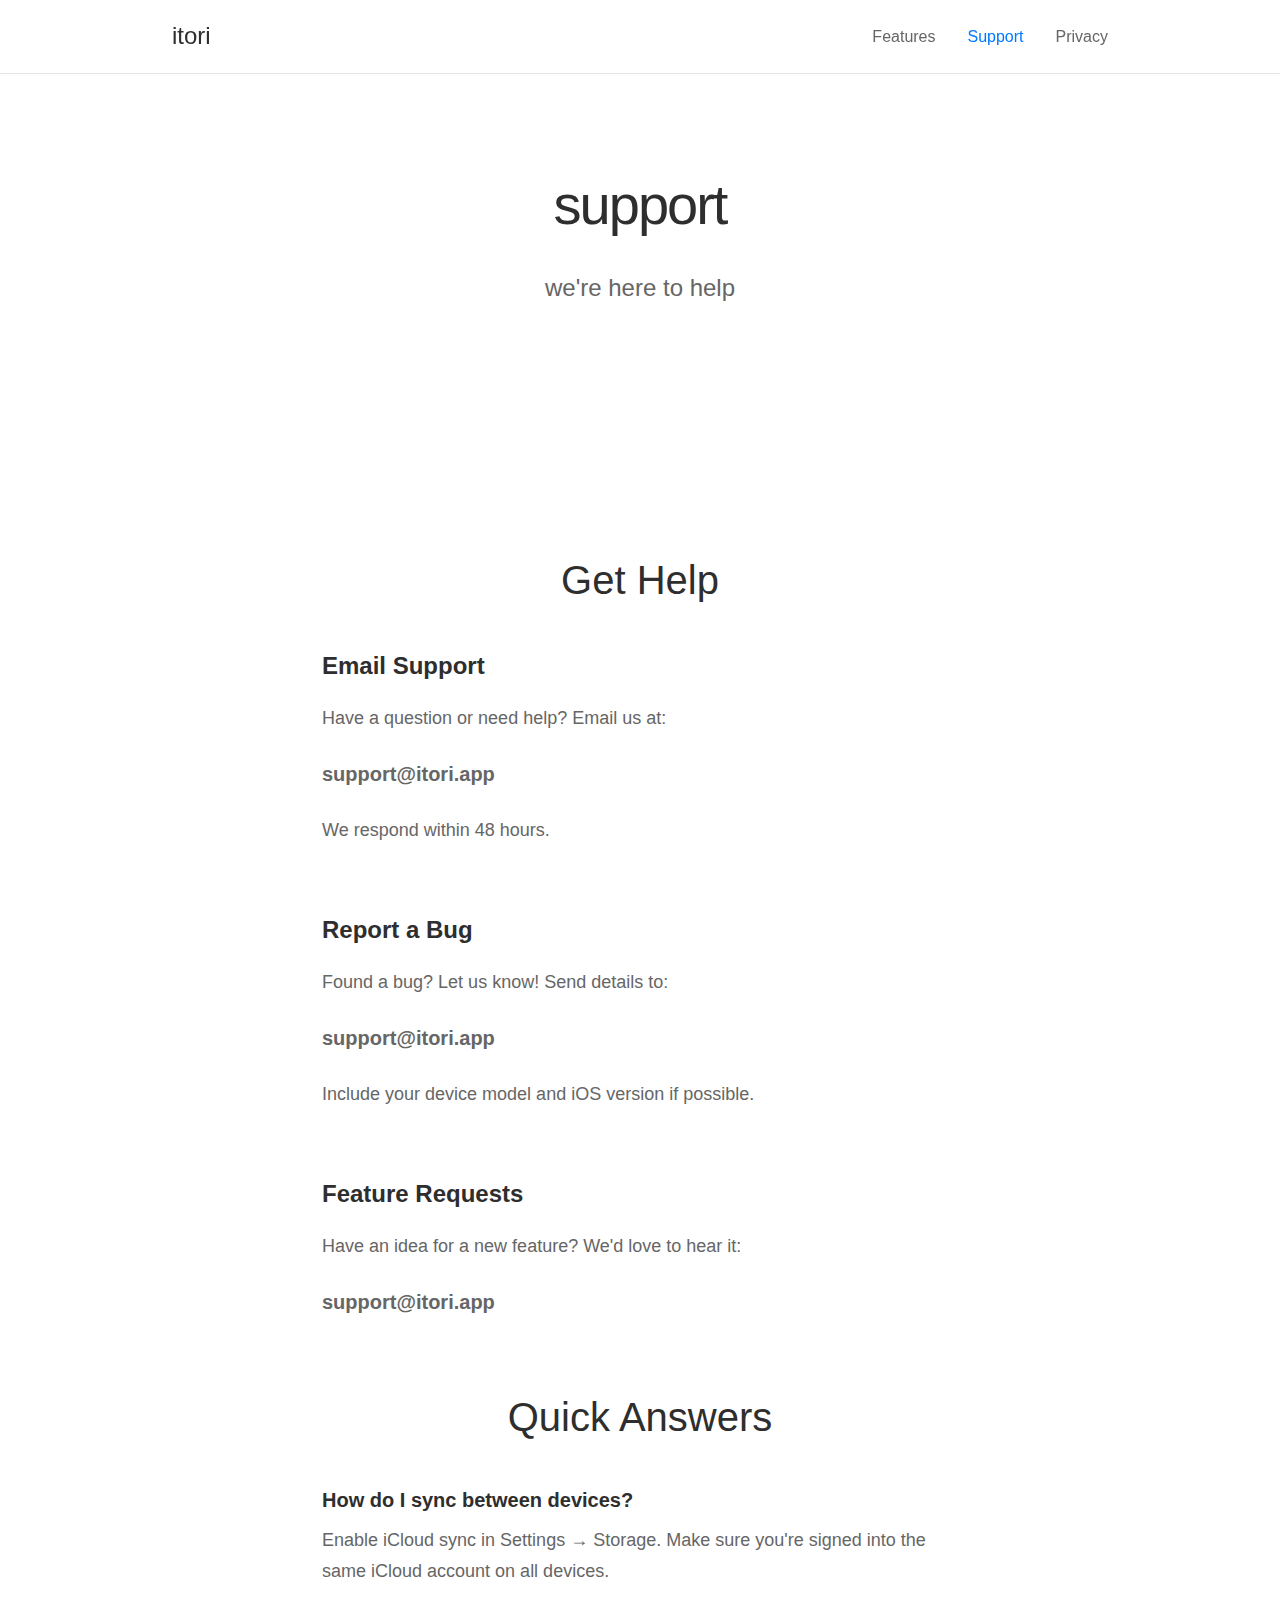
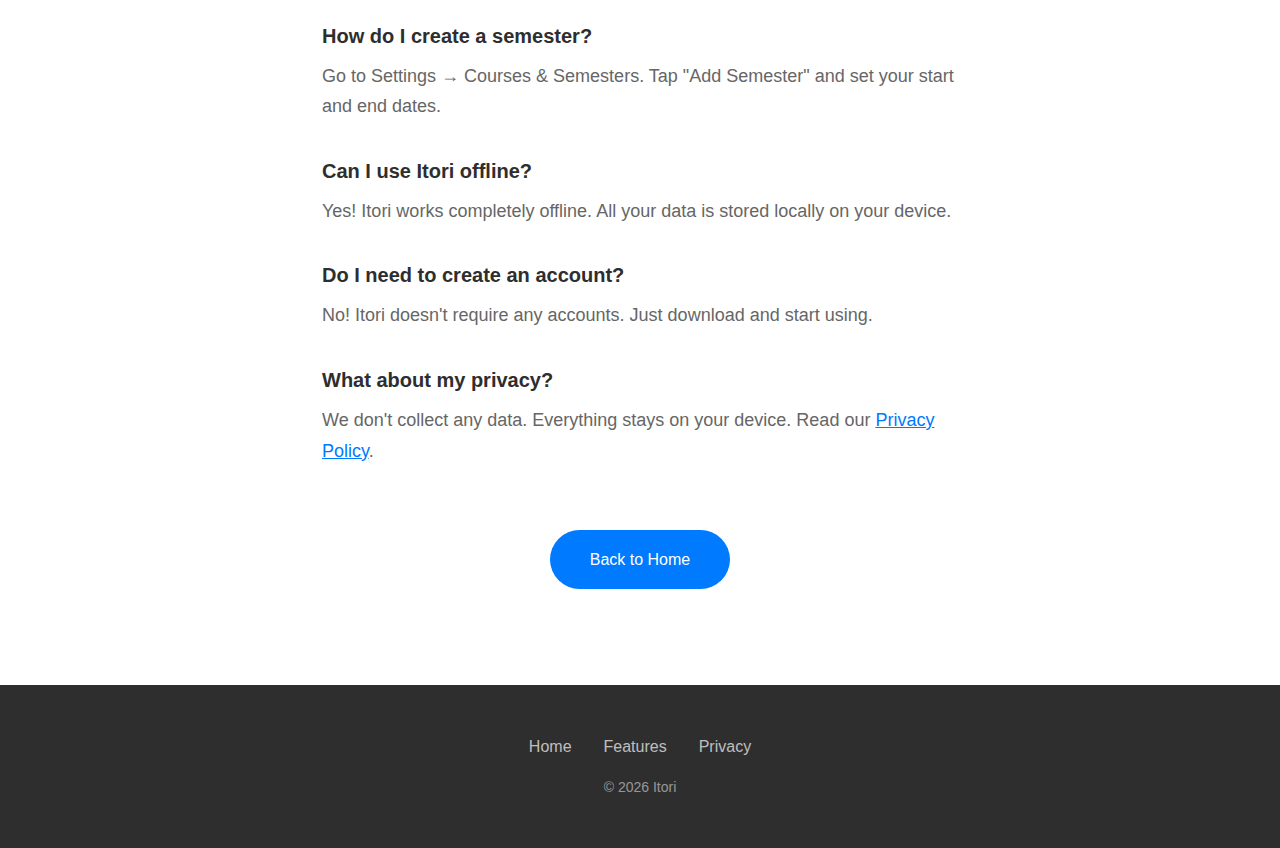
<file: support.html>
<!DOCTYPE html>
<html lang="en">
<head>
    <meta charset="UTF-8">
    <meta name="viewport" content="width=device-width, initial-scale=1.0">
    <meta name="description" content="Itori Support - Get help with the app, contact us, and find answers.">
    <title>Support - Itori</title>
    <link rel="stylesheet" href="styles.css">
</head>
<body>
    <nav class="top-nav">
        <div class="container">
            <div class="nav-content">
                <a href="index.html" class="nav-logo">itori</a>
                <div class="nav-links">
                    <a href="features.html">Features</a>
                    <a href="support.html" class="active">Support</a>
                    <a href="privacy.html">Privacy</a>
                </div>
            </div>
        </div>
    </nav>
    <!-- Hero -->
    <section class="hero" style="min-height: 50vh;">
        <div class="container">
            <h1 style="font-size: 3.5rem;">support</h1>
            <p class="tagline">we're here to help</p>
        </div>
    </section>

    <!-- Support Content -->
    <section class="section">
        <div class="container narrow">
            <h2>Get Help</h2>
            
            <div style="margin-bottom: 4rem;">
                <h3 style="font-size: 1.5rem; margin-bottom: 1rem;">Email Support</h3>
                <p>Have a question or need help? Email us at:</p>
                <p><strong style="font-size: 1.25rem;">support@itori.app</strong></p>
                <p>We respond within 48 hours.</p>
            </div>

            <div style="margin-bottom: 4rem;">
                <h3 style="font-size: 1.5rem; margin-bottom: 1rem;">Report a Bug</h3>
                <p>Found a bug? Let us know! Send details to:</p>
                <p><strong style="font-size: 1.25rem;">support@itori.app</strong></p>
                <p>Include your device model and iOS version if possible.</p>
            </div>

            <div style="margin-bottom: 4rem;">
                <h3 style="font-size: 1.5rem; margin-bottom: 1rem;">Feature Requests</h3>
                <p>Have an idea for a new feature? We'd love to hear it:</p>
                <p><strong style="font-size: 1.25rem;">support@itori.app</strong></p>
            </div>

            <h2 style="margin-top: 4rem;">Quick Answers</h2>

            <div style="margin-bottom: 2rem;">
                <h3 style="font-size: 1.25rem; margin-bottom: 0.5rem;">How do I sync between devices?</h3>
                <p>Enable iCloud sync in Settings → Storage. Make sure you're signed into the same iCloud account on all devices.</p>
            </div>

            <div style="margin-bottom: 2rem;">
                <h3 style="font-size: 1.25rem; margin-bottom: 0.5rem;">How do I create a semester?</h3>
                <p>Go to Settings → Courses & Semesters. Tap "Add Semester" and set your start and end dates.</p>
            </div>

            <div style="margin-bottom: 2rem;">
                <h3 style="font-size: 1.25rem; margin-bottom: 0.5rem;">Can I use Itori offline?</h3>
                <p>Yes! Itori works completely offline. All your data is stored locally on your device.</p>
            </div>

            <div style="margin-bottom: 2rem;">
                <h3 style="font-size: 1.25rem; margin-bottom: 0.5rem;">Do I need to create an account?</h3>
                <p>No! Itori doesn't require any accounts. Just download and start using.</p>
            </div>

            <div style="margin-bottom: 2rem;">
                <h3 style="font-size: 1.25rem; margin-bottom: 0.5rem;">What about my privacy?</h3>
                <p>We don't collect any data. Everything stays on your device. Read our <a href="privacy.html" style="color: var(--primary);">Privacy Policy</a>.</p>
            </div>

            <div class="center-btn" style="margin-top: 4rem;">
                <a href="index.html" class="btn btn-primary">Back to Home</a>
            </div>
        </div>
    </section>

    <!-- Footer -->
    <footer>
        <div class="container">
            <div class="footer-links">
                <a href="index.html">Home</a>
                <a href="features.html">Features</a>
                <a href="privacy.html">Privacy</a>
            </div>
            <p class="copyright">&copy; 2026 Itori</p>
        </div>
    </footer>
</body>
</html>
</file>
<file: styles.css>
/* Simple, clean design inspired by itoriapp.carrd.co */

* {
    margin: 0;
    padding: 0;
    box-sizing: border-box;
}

:root {
    --primary: #007AFF;
    --text: #2E2E2E;
    --text-light: #666666;
    --bg: #FFFFFF;
    --bg-alt: #F8F9FA;
    --border: #E5E5E5;
}

body {
    font-family: -apple-system, BlinkMacSystemFont, 'Segoe UI', Roboto, 'Helvetica Neue', Arial, sans-serif;
    line-height: 1.7;
    color: var(--text);
    background: var(--bg);
}

/* Top Navigation */
.top-nav {
    position: fixed;
    top: 0;
    left: 0;
    right: 0;
    background: rgba(255, 255, 255, 0.95);
    backdrop-filter: blur(10px);
    -webkit-backdrop-filter: blur(10px);
    border-bottom: 1px solid var(--border);
    z-index: 1000;
    padding: 1rem 0;
}

.nav-content {
    display: flex;
    justify-content: space-between;
    align-items: center;
}

.nav-logo {
    font-size: 1.5rem;
    font-weight: 500;
    color: var(--text);
    text-decoration: none;
    transition: color 0.3s;
}

.nav-logo:hover {
    color: var(--primary);
}

.nav-links {
    display: flex;
    gap: 2rem;
}

.nav-links a {
    color: var(--text-light);
    text-decoration: none;
    font-weight: 400;
    transition: color 0.3s;
}

.nav-links a:hover,
.nav-links a.active {
    color: var(--primary);
}

/* Container */
.container {
    max-width: 1000px;
    margin: 0 auto;
    padding: 0 2rem;
}

.container.narrow {
    max-width: 700px;
}

.center {
    text-align: center;
}

/* Hero Section */
.hero {
    min-height: 100vh;
    display: flex;
    align-items: center;
    justify-content: center;
    text-align: center;
    padding: 6rem 2rem 2rem;
}

.hero h1 {
    font-size: 5rem;
    font-weight: 300;
    letter-spacing: -2px;
    margin-bottom: 1rem;
    color: var(--text);
}

.hero .tagline {
    font-size: 1.5rem;
    color: var(--text-light);
    margin-bottom: 3rem;
    font-weight: 300;
}

/* Buttons */
.cta-buttons {
    display: flex;
    gap: 1rem;
    justify-content: center;
    flex-wrap: wrap;
}

.btn {
    display: inline-block;
    padding: 1rem 2.5rem;
    font-size: 1rem;
    font-weight: 500;
    text-decoration: none;
    border-radius: 50px;
    transition: all 0.3s ease;
}

.btn-primary {
    background: var(--primary);
    color: white;
}

.btn-primary:hover {
    background: #0066CC;
    transform: translateY(-2px);
}

.btn-secondary {
    background: transparent;
    color: var(--text);
    border: 2px solid var(--border);
}

.btn-secondary:hover {
    border-color: var(--text);
}

.btn-text {
    background: none;
    color: var(--primary);
    padding: 0.5rem 1rem;
}

.btn-text:hover {
    text-decoration: underline;
}

/* Sections */
.section {
    padding: 6rem 0;
}

.section-alt {
    background: var(--bg-alt);
}

.section h2 {
    font-size: 2.5rem;
    font-weight: 500;
    margin-bottom: 2rem;
    text-align: center;
}

.section p {
    font-size: 1.125rem;
    margin-bottom: 1.5rem;
    color: var(--text-light);
}

.section p:last-child {
    margin-bottom: 0;
}

/* Features Grid */
.features-grid {
    display: grid;
    grid-template-columns: repeat(auto-fit, minmax(280px, 1fr));
    gap: 3rem;
    margin: 4rem 0;
}

.feature-item {
    text-align: center;
}

.feature-item h3 {
    font-size: 1.25rem;
    font-weight: 600;
    margin-bottom: 0.75rem;
    color: var(--text);
}

.feature-item p {
    font-size: 1rem;
    color: var(--text-light);
    margin: 0;
}

.center-btn {
    text-align: center;
    margin-top: 2rem;
}

/* App Store Badge */
.app-store-badge {
    display: inline-block;
    margin: 2rem 0;
}

.app-store-badge img {
    height: 50px;
}

.requirements {
    font-size: 0.875rem !important;
    color: var(--text-light) !important;
    margin-top: 1rem !important;
}

/* Footer */
footer {
    background: var(--text);
    color: white;
    padding: 3rem 0;
    text-align: center;
}

.footer-links {
    display: flex;
    gap: 2rem;
    justify-content: center;
    margin-bottom: 1rem;
}

.footer-links a {
    color: rgba(255, 255, 255, 0.7);
    text-decoration: none;
    transition: color 0.3s;
}

.footer-links a:hover {
    color: white;
}

.copyright {
    color: rgba(255, 255, 255, 0.5);
    font-size: 0.875rem;
}

/* Responsive */
@media (max-width: 768px) {
    .nav-links {
        gap: 1.5rem;
    }

    .hero {
        padding-top: 5rem;
    }

    .hero h1 {
        font-size: 3rem;
    }

    .hero .tagline {
        font-size: 1.25rem;
    }

    .section {
        padding: 4rem 0;
    }

    .section h2 {
        font-size: 2rem;
    }

    .features-grid {
        grid-template-columns: 1fr;
        gap: 2rem;
    }

    .container {
        padding: 0 1.5rem;
    }
}

@media (max-width: 480px) {
    .nav-links {
        gap: 1rem;
        font-size: 0.9rem;
    }

    .nav-logo {
        font-size: 1.25rem;
    }

    .hero {
        padding-top: 4.5rem;
    }

    .hero h1 {
        font-size: 2.5rem;
    }

    .cta-buttons {
        flex-direction: column;
        align-items: stretch;
    }

    .btn {
        width: 100%;
        text-align: center;
    }
}

/* Feature Request Floating Button */
.floating-btn {
    position: fixed;
    bottom: 2rem;
    right: 2rem;
    width: 60px;
    height: 60px;
    background: var(--primary);
    color: white;
    border: none;
    border-radius: 50%;
    font-size: 1.75rem;
    cursor: pointer;
    box-shadow: 0 4px 12px rgba(0, 122, 255, 0.3);
    transition: all 0.3s ease;
    z-index: 999;
    display: flex;
    align-items: center;
    justify-content: center;
}

.floating-btn:hover {
    transform: translateY(-3px);
    box-shadow: 0 6px 20px rgba(0, 122, 255, 0.4);
}

.floating-btn:active {
    transform: translateY(-1px);
}

/* Modal */
.modal {
    display: none;
    position: fixed;
    top: 0;
    left: 0;
    width: 100%;
    height: 100%;
    background: rgba(0, 0, 0, 0.5);
    z-index: 1001;
    align-items: center;
    justify-content: center;
}

.modal.show {
    display: flex;
}

.modal-content {
    background: white;
    padding: 2.5rem;
    border-radius: 16px;
    max-width: 500px;
    width: 90%;
    max-height: 90vh;
    overflow-y: auto;
    position: relative;
    box-shadow: 0 10px 40px rgba(0, 0, 0, 0.2);
}

.modal-close {
    position: absolute;
    top: 1rem;
    right: 1rem;
    background: none;
    border: none;
    font-size: 2rem;
    cursor: pointer;
    color: var(--text-light);
    line-height: 1;
    width: 32px;
    height: 32px;
    display: flex;
    align-items: center;
    justify-content: center;
    border-radius: 50%;
    transition: all 0.3s;
}

.modal-close:hover {
    background: var(--bg-alt);
    color: var(--text);
}

.modal-content h2 {
    font-size: 1.75rem;
    margin-bottom: 0.5rem;
    text-align: left;
}

.modal-content > p {
    color: var(--text-light);
    margin-bottom: 2rem;
    font-size: 1rem;
}

/* Form Styles */
.form-group {
    margin-bottom: 1.5rem;
}

.form-group label {
    display: block;
    font-weight: 500;
    margin-bottom: 0.5rem;
    color: var(--text);
    font-size: 0.95rem;
}

.form-group input,
.form-group textarea {
    width: 100%;
    padding: 0.75rem;
    border: 2px solid var(--border);
    border-radius: 8px;
    font-family: inherit;
    font-size: 1rem;
    transition: border-color 0.3s;
}

.form-group input:focus,
.form-group textarea:focus {
    outline: none;
    border-color: var(--primary);
}

.form-group textarea {
    resize: vertical;
}

#feature-request-form .btn {
    width: 100%;
    margin-top: 0.5rem;
}
</file>
